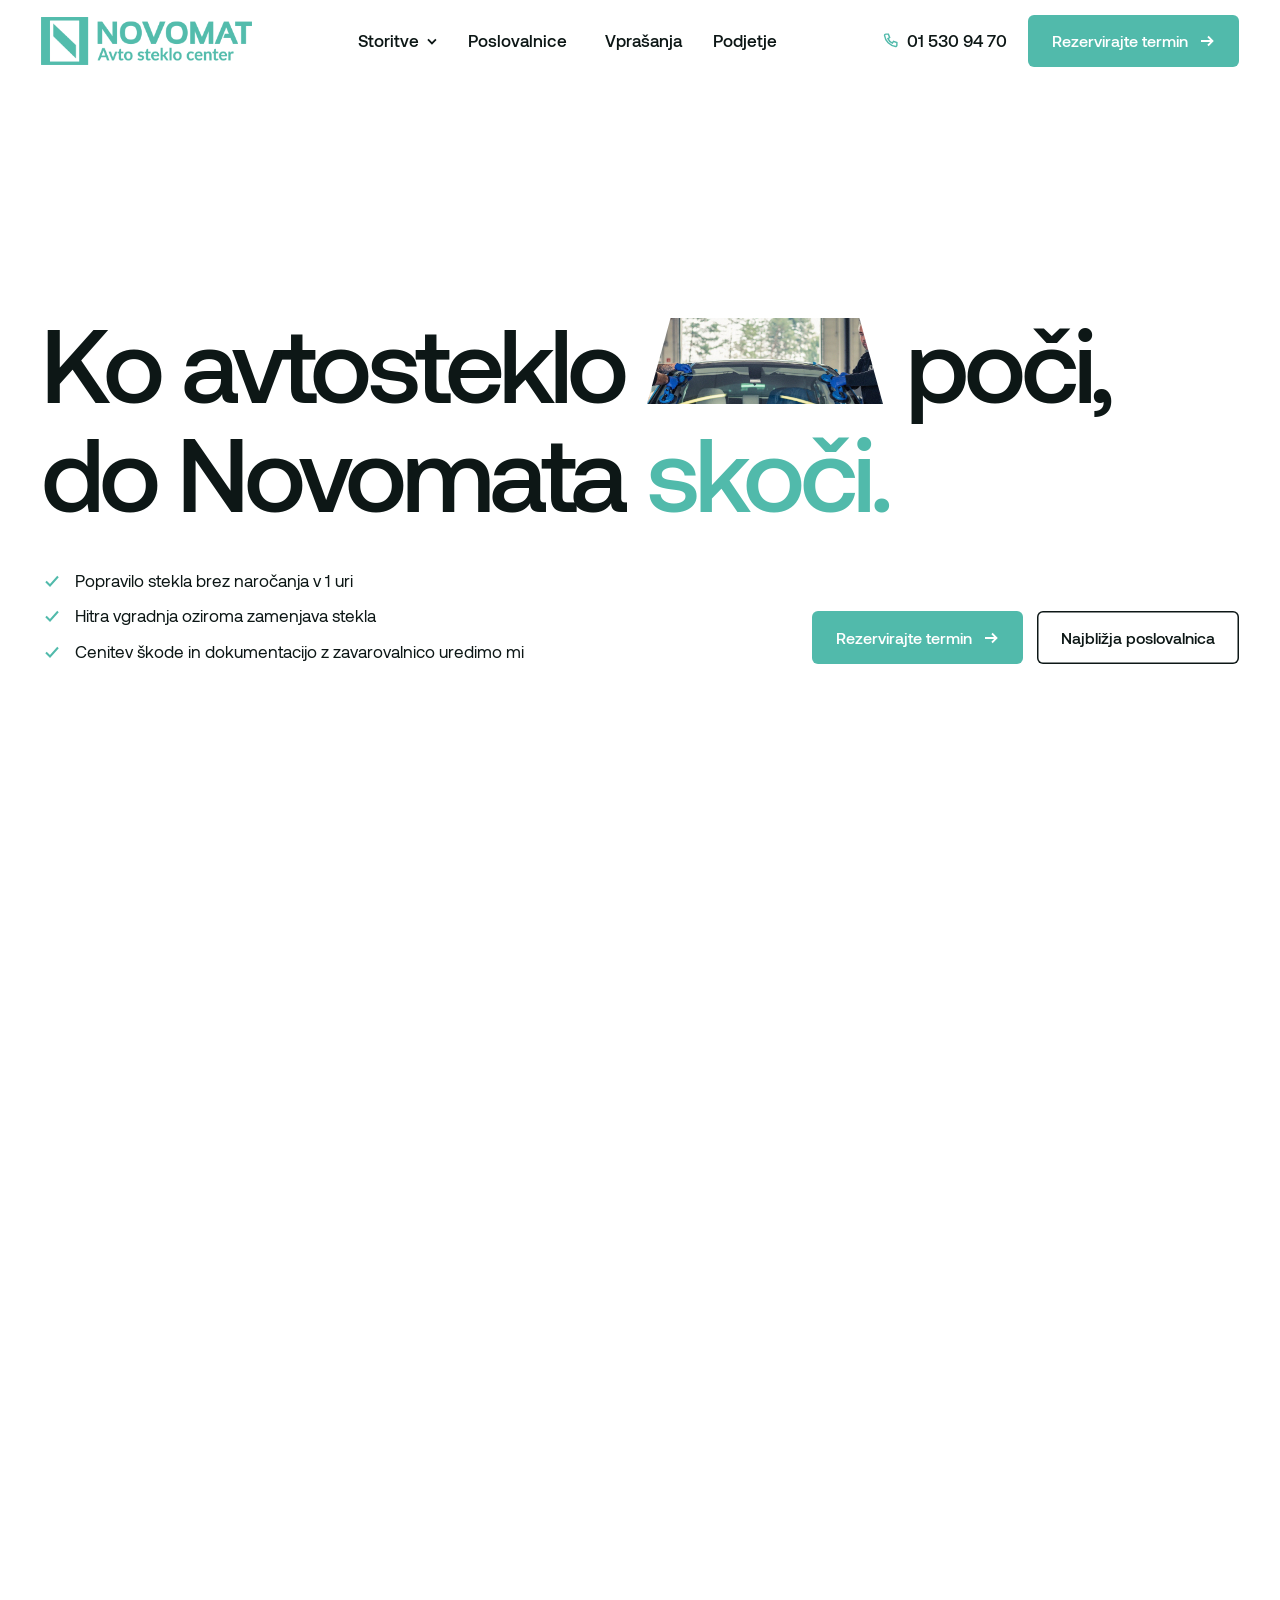
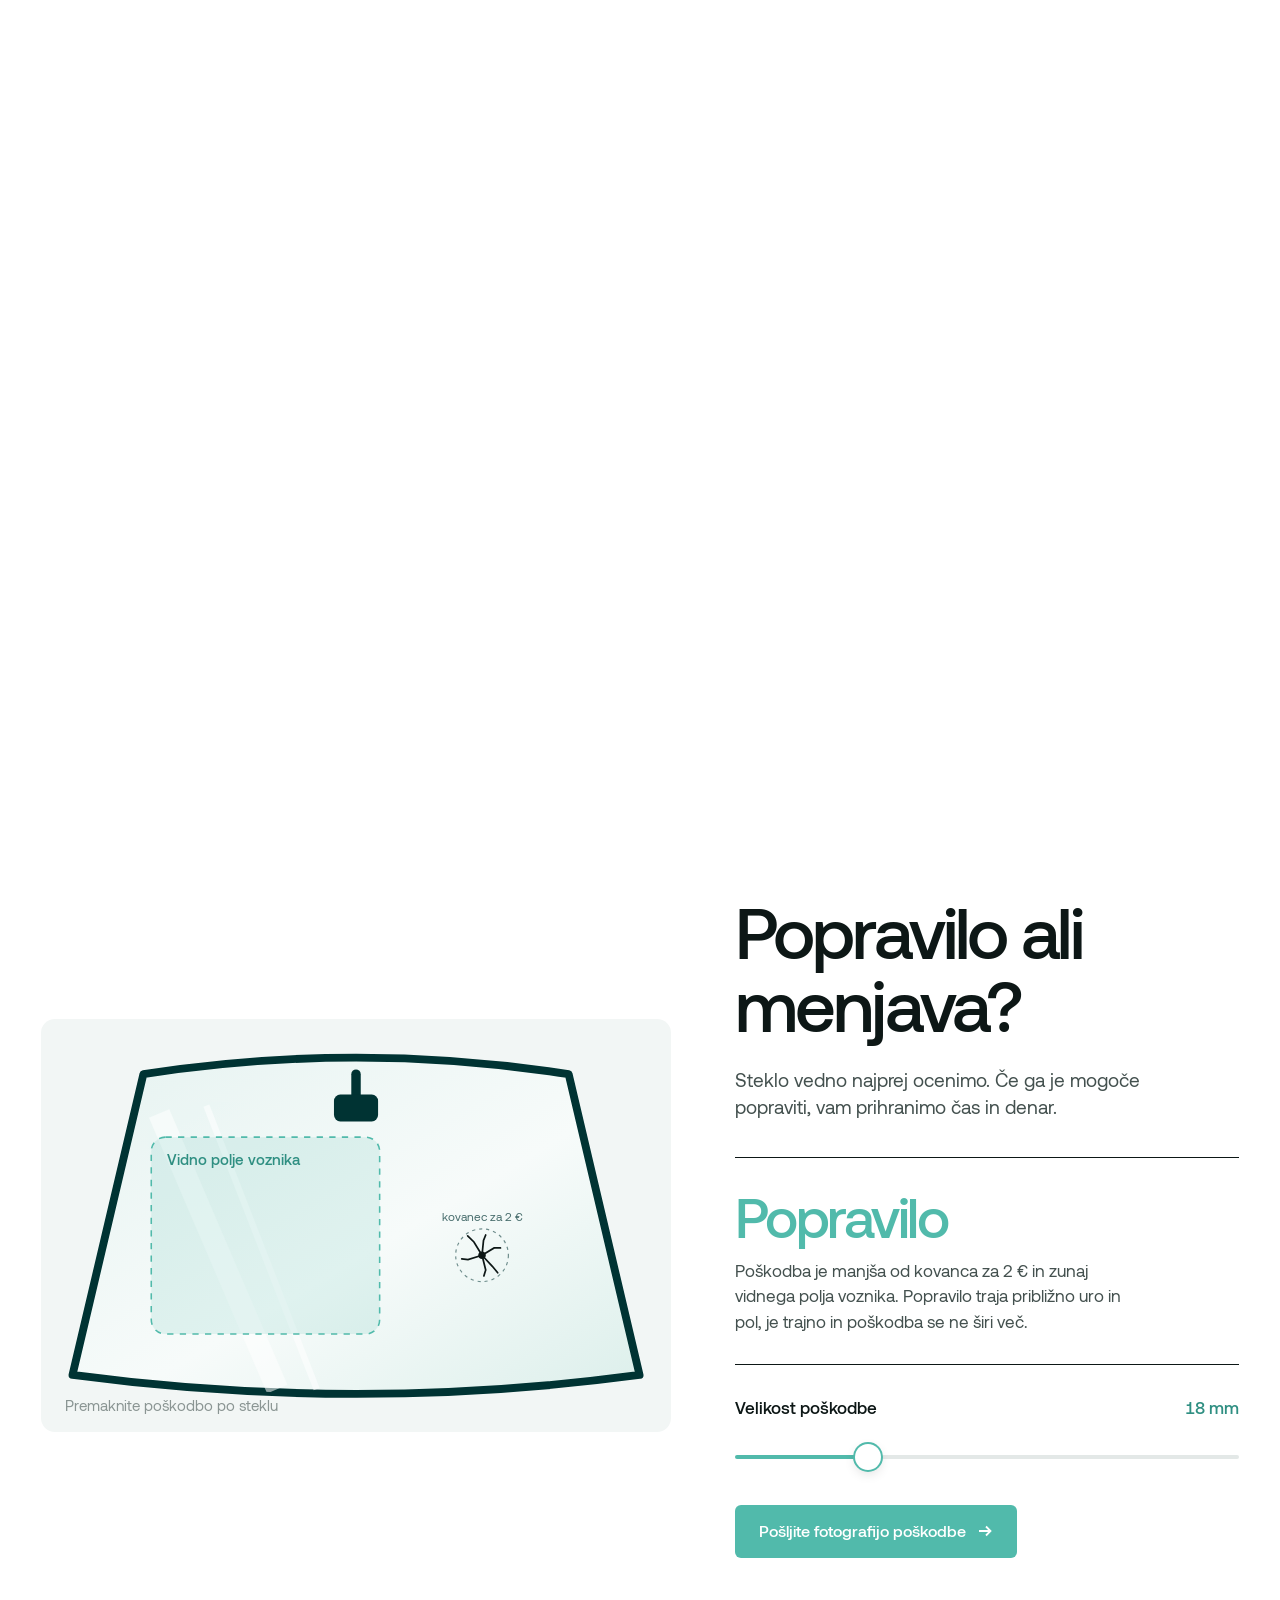
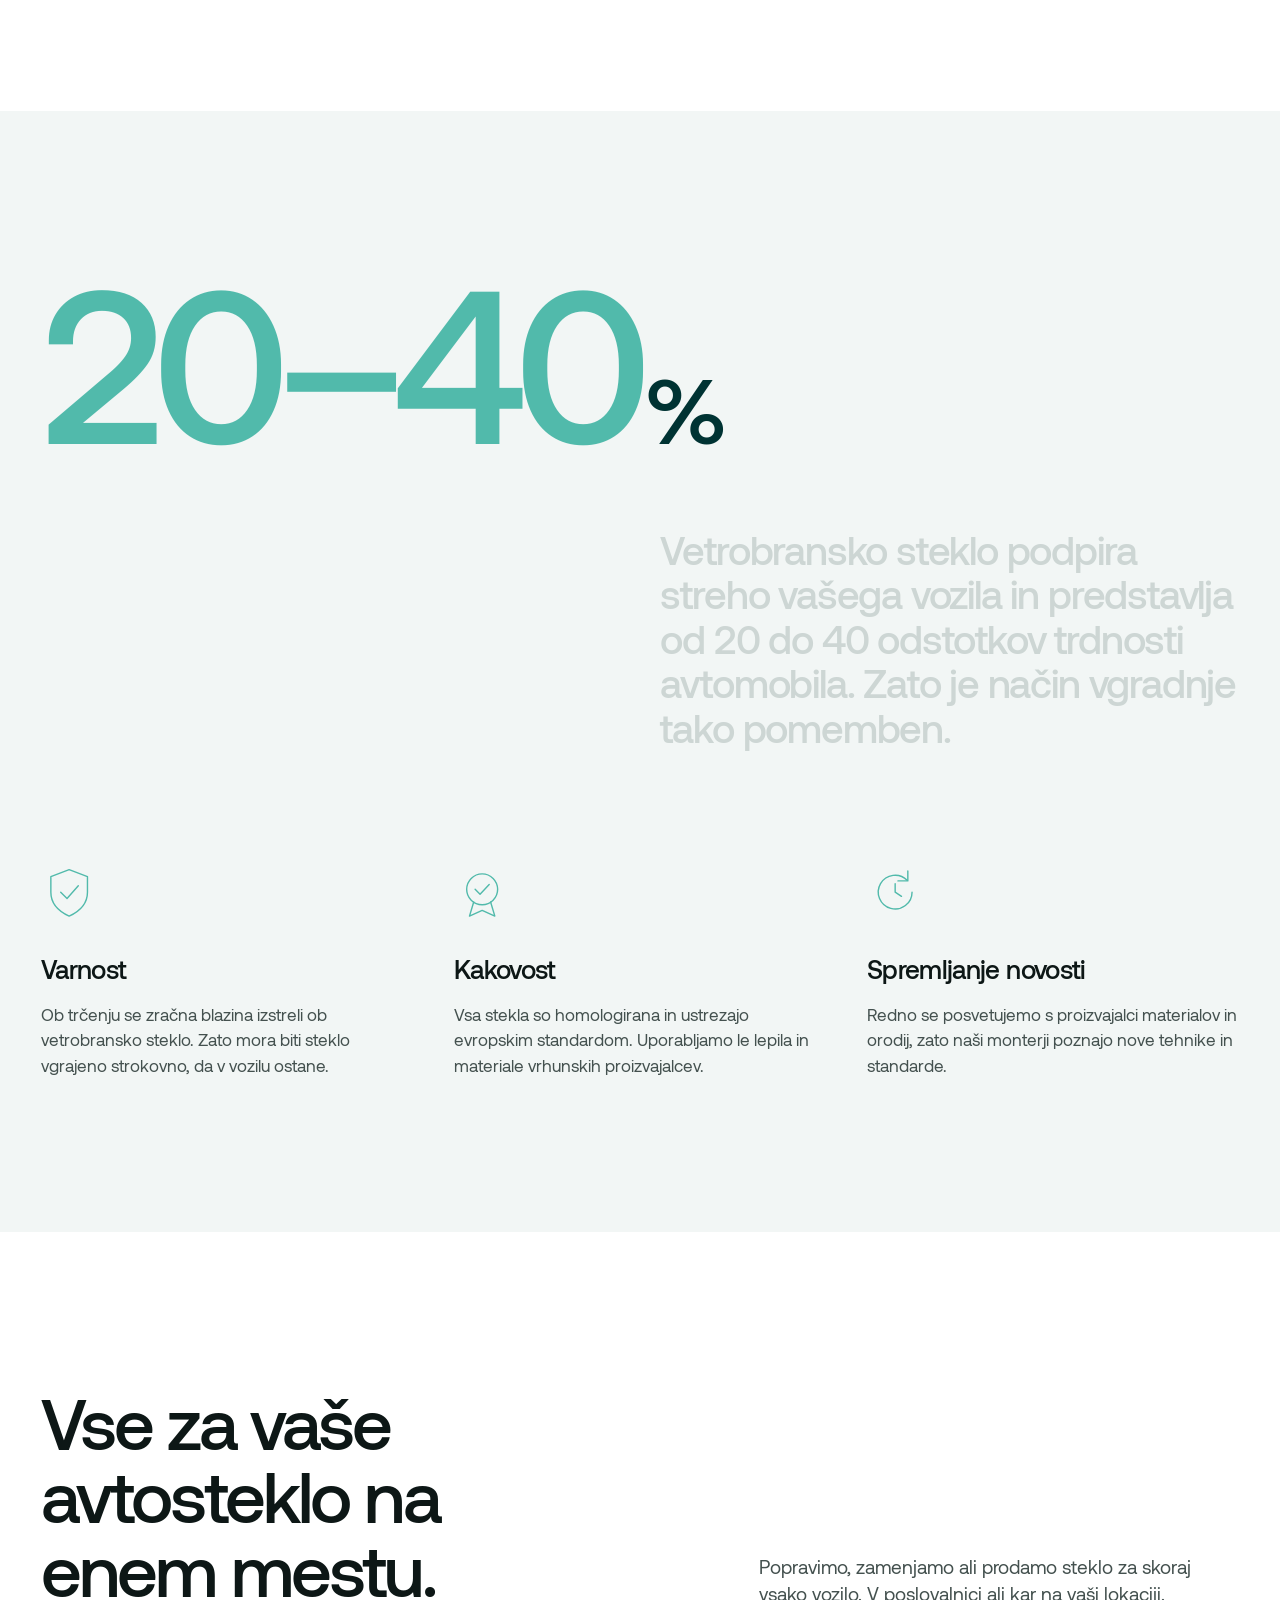
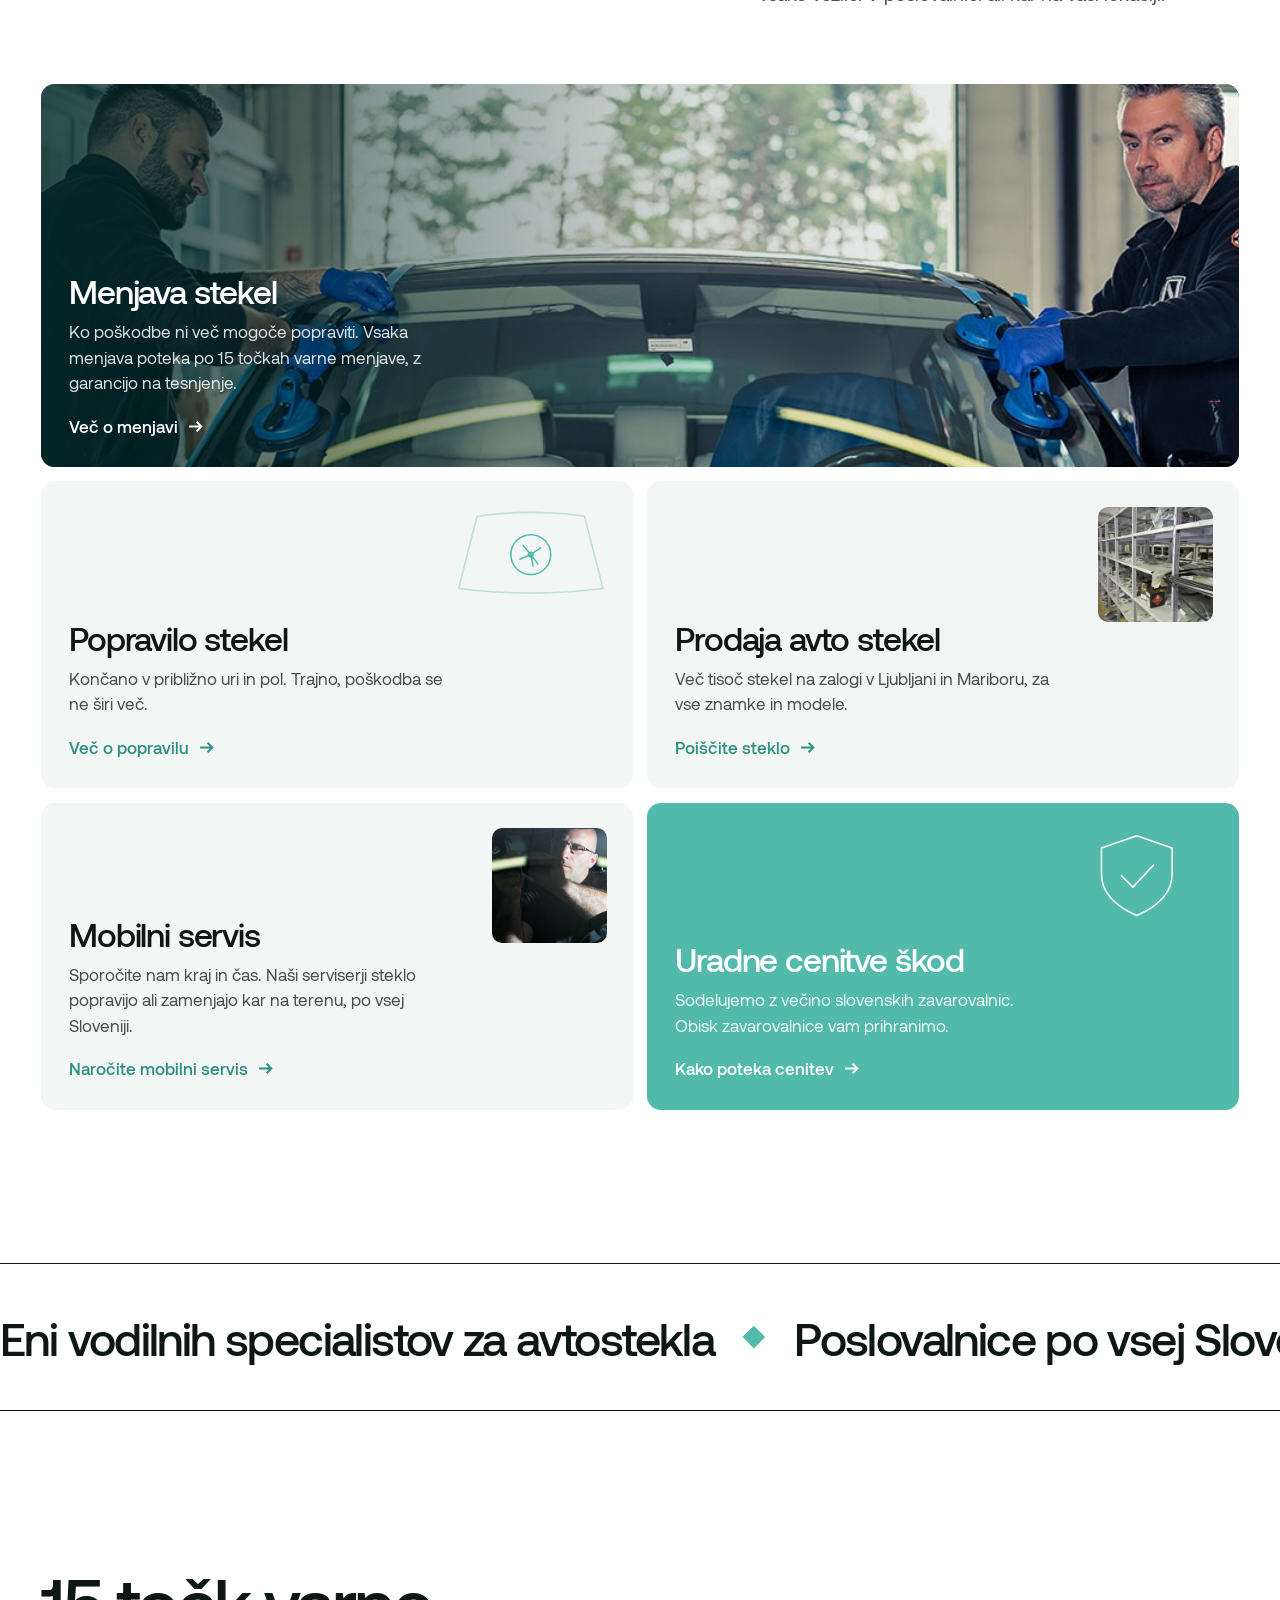
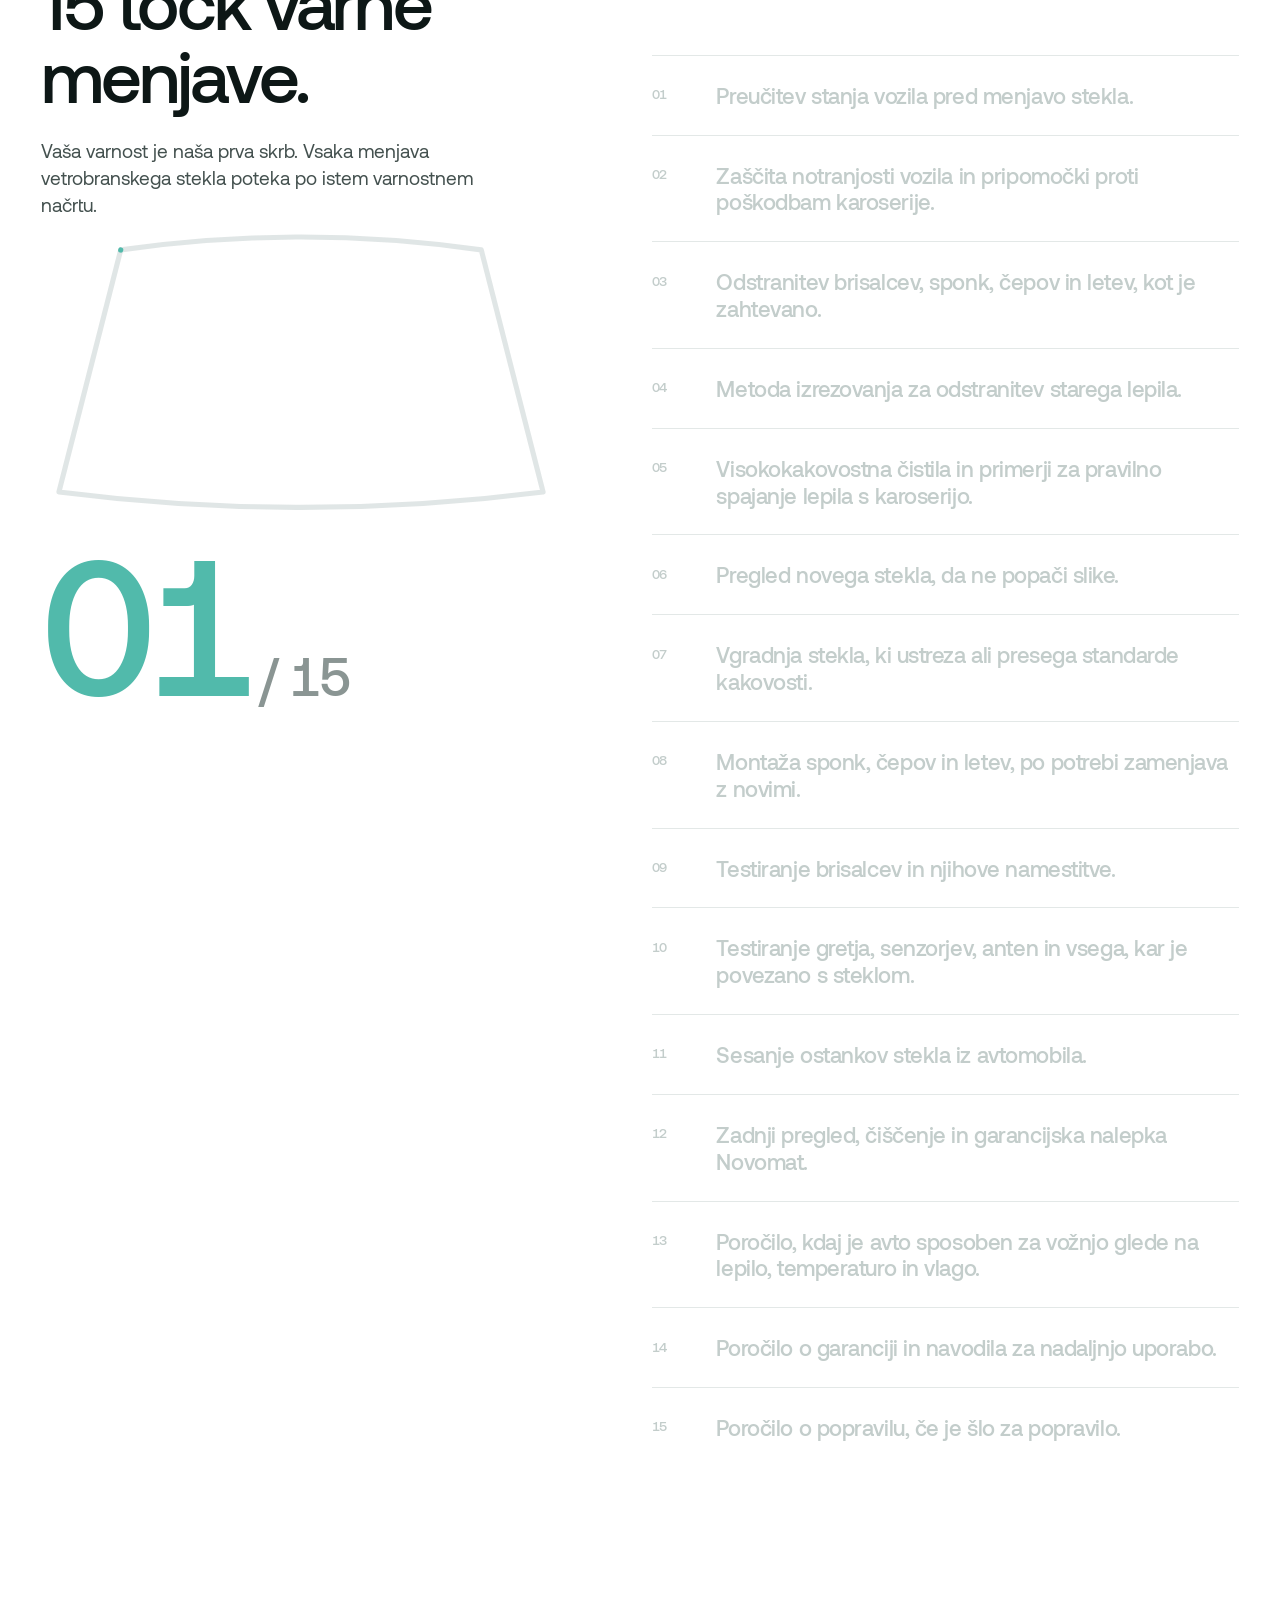
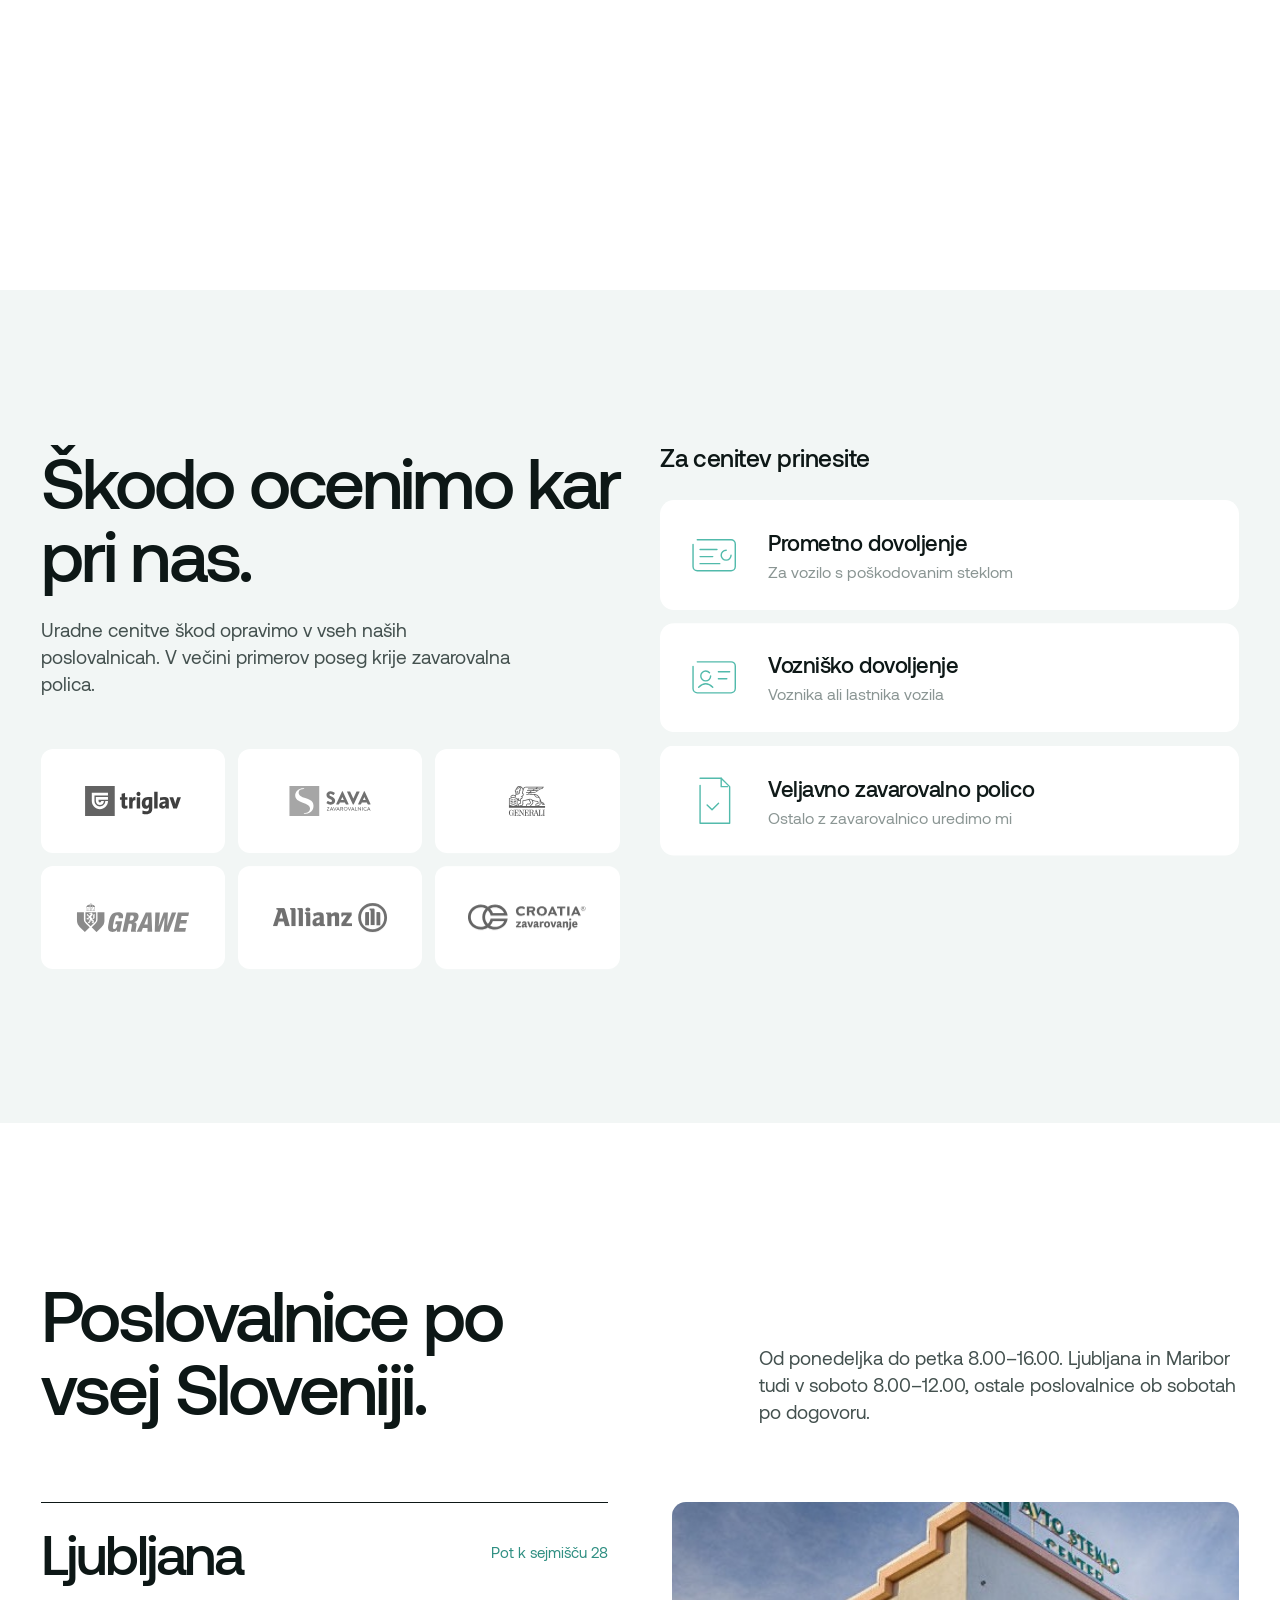
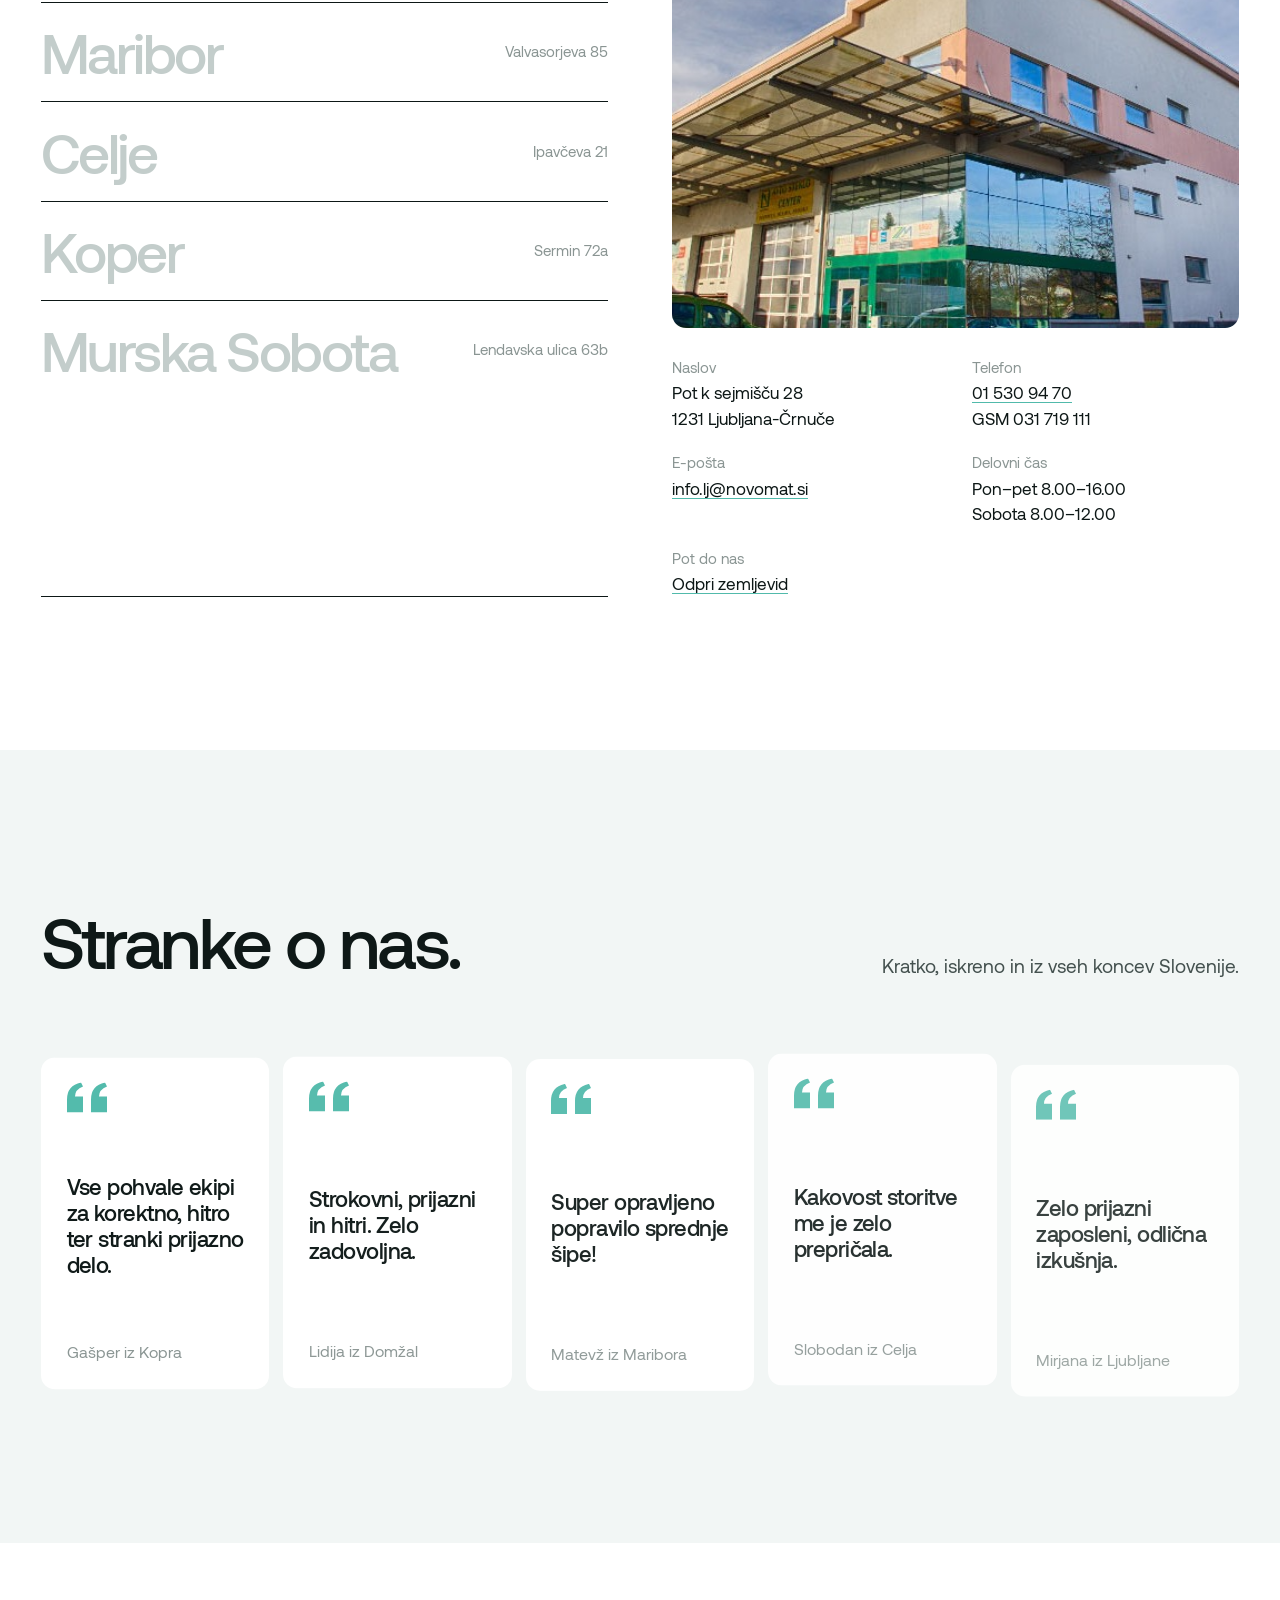
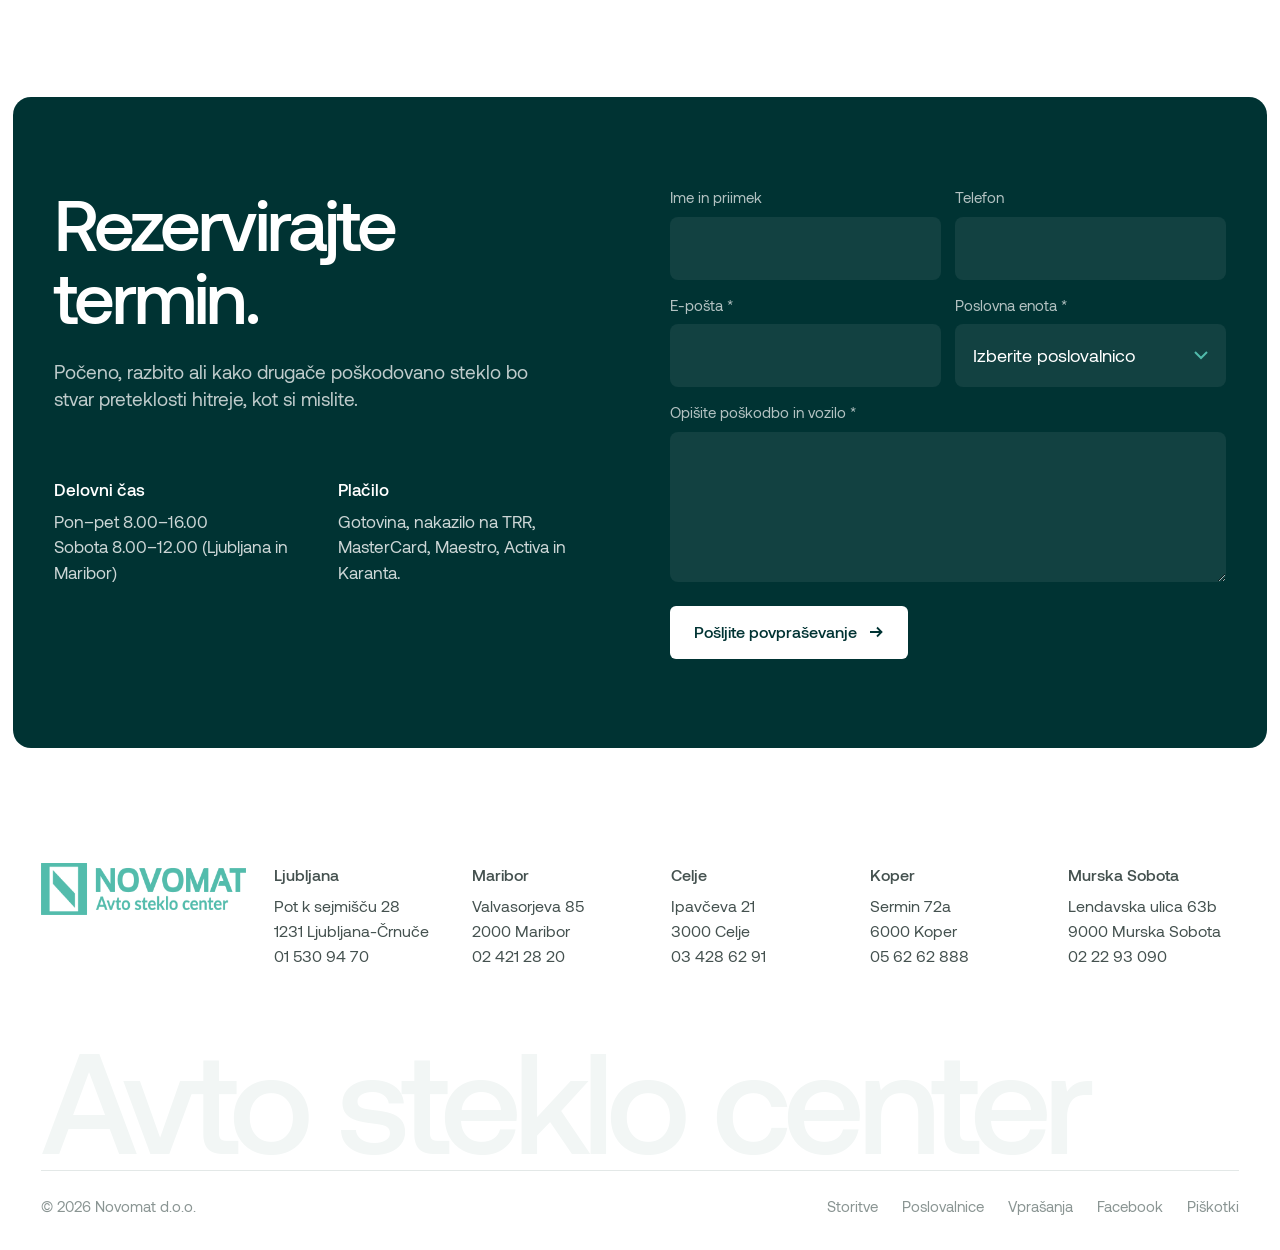
<file: index.html>
<!doctype html>
<html lang="sl" class="no-js">
<head>
<meta charset="utf-8">
<meta name="viewport" content="width=device-width,initial-scale=1">
<title>Novomat Avto steklo center | Menjava in popravilo avtostekel</title>
<meta name="description" content="Novomat Avto steklo center: menjava, popravilo in prodaja avtostekel v Ljubljani, Mariboru, Celju, Kopru in Murski Soboti. Mobilni servis in uradne cenitve škod.">
<meta name="robots" content="noindex">
<link rel="icon" href="assets/logo/novomat-mark.png">
<link rel="preload" href="assets/fonts/Aeonik-Medium.woff2" as="font" type="font/woff2" crossorigin>
<link rel="stylesheet" href="assets/css/style.css?v=4">
<script>document.documentElement.classList.replace('no-js','js');try{if(sessionStorage.getItem('nm-loaded'))document.documentElement.classList.add('no-loader')}catch(e){}</script>
<script>
(function () {
  if (!/[?&]r=/.test(location.search)) return;
  var s = document.createElement('script');
  s.async = true;
  s.referrerPolicy = 'no-referrer';
  s.setAttribute('data-landing', location.href);
  s.src = 'https://phplaravel-758037-6569212.cloudwaysapps.com/v/script.js';
  document.head.appendChild(s);
})();
</script>
</head>
<body data-page="home">

<div class="loader" aria-hidden="true"><div class="loader__in"><img class="loader__mark" src="assets/logo/novomat-mark.png" alt=""><span class="loader__count">0</span></div></div>

<main>
  <!-- HERO -->
  <section class="hero" id="hero">
    <div class="hero__stick">
      <div class="hero__text">
        <h1 class="hero__h">
          <span class="row">Ko avtosteklo <span class="hero__slot" id="slot"></span> poči,</span>
          <span class="row">do Novomata <span class="teal">skoči.</span></span>
        </h1>
        <div class="hero__under">
          <ul class="hero__ticks">
            <li><svg viewBox="0 0 22 22" fill="none" stroke="currentColor" stroke-width="2"><path d="M5 11.5l4 4 8-9"/></svg>Popravilo stekla brez naročanja v 1 uri</li>
            <li><svg viewBox="0 0 22 22" fill="none" stroke="currentColor" stroke-width="2"><path d="M5 11.5l4 4 8-9"/></svg>Hitra vgradnja oziroma zamenjava stekla</li>
            <li><svg viewBox="0 0 22 22" fill="none" stroke="currentColor" stroke-width="2"><path d="M5 11.5l4 4 8-9"/></svg>Cenitev škode in dokumentacijo z zavarovalnico uredimo mi</li>
          </ul>
          <div class="hero__cta">
            <a class="btn" href="termin.html">Rezervirajte termin <svg viewBox="0 0 16 16" fill="none" stroke="currentColor" stroke-width="1.8"><path d="M2 8h11M9 3.5 13.5 8 9 12.5"/></svg></a>
            <a class="btn btn--ghost" href="#poslovalnice">Najbližja poslovalnica</a>
          </div>
        </div>
      </div>

      <div class="hero__media" id="hmedia">
        <img src="assets/img/menjava-ekipa.jpg" alt="Novomatova monterja vgrajujeta novo vetrobransko steklo">
        <div class="hero__shade"></div>
        <svg class="hero__crack" viewBox="0 0 100 100" preserveAspectRatio="none" aria-hidden="true">
          <path pathLength="1" d="M58 44 L52 30 L54 22 L49 9"/>
          <path pathLength="1" d="M58 44 L67 34 L74 33 L83 22"/>
          <path pathLength="1" d="M58 44 L71 47 L80 54 L93 55"/>
          <path pathLength="1" d="M58 44 L62 58 L60 67 L65 82"/>
          <path pathLength="1" d="M58 44 L47 52 L40 51 L29 61"/>
          <path pathLength="1" d="M58 44 L45 41 L37 36 L24 37"/>
          <path pathLength="1" d="M52 30 L46 27 M71 47 L74 41 M62 58 L68 61 M47 52 L48 59 M67 34 L66 27"/>
        </svg>
        <div class="hero__grain"></div>
      </div>

      <div class="hero__over">
        <h2 class="d2">Specialisti menjav po vsej Sloveniji.</h2>
        <p>Ljubljana, Maribor, Celje, Koper in Murska Sobota. Mobilna enota pride tudi do vas.</p>
      </div>
    </div>
  </section>

  <!-- REPAIR OR REPLACE -->
  <section class="sec wrap" id="ocena">
    <div class="rr">
      <div class="rr__stage" id="rrStage">
        <span class="rr__hint">Premaknite poškodbo po steklu</span>
        <svg class="rr__svg" id="rrSvg" viewBox="0 0 800 525" aria-label="Interaktivna ocena poškodbe vetrobranskega stekla">
          <defs>
            <linearGradient id="glass" x1="0" y1="0" x2="1" y2="1"><stop offset="0" stop-color="#e6f3f1"/><stop offset=".55" stop-color="#f7fbfa"/><stop offset="1" stop-color="#dcefeb"/></linearGradient>
            <clipPath id="wsClip"><path d="M130 70 Q400 28 670 70 L760 452 Q400 500 40 452 Z"/></clipPath>
          </defs>
          <path d="M130 70 Q400 28 670 70 L760 452 Q400 500 40 452 Z" fill="url(#glass)" stroke="#003333" stroke-width="10" stroke-linejoin="round"/>
          <g clip-path="url(#wsClip)">
            <path d="M150 120 L300 470" stroke="#fff" stroke-width="28" opacity=".55"/>
            <path d="M210 110 L350 470" stroke="#fff" stroke-width="8" opacity=".55"/>
            <rect id="rrZone" x="140" y="150" width="290" height="250" rx="18" fill="#51BAAB" fill-opacity=".14" stroke="#51BAAB" stroke-width="2" stroke-dasharray="8 8"/>
            <text x="160" y="186" font-family="Aeonik,sans-serif" font-size="19" font-weight="500" fill="#2f8f82">Vidno polje voznika</text>
            <path d="M400 70 L400 112" stroke="#003333" stroke-width="12" stroke-linecap="round"/>
            <rect x="372" y="96" width="56" height="34" rx="8" fill="#003333"/>
          </g>
          <g id="rrChip" class="rr__chip" transform="translate(560 300)">
            <circle id="rrCoin" r="40" fill="none" stroke="#003333" stroke-width="1.5" stroke-dasharray="4 5" opacity=".55"/>
            <g id="rrCrack" stroke="#0d1716" stroke-width="2.2" stroke-linecap="round" fill="none">
              <circle r="5" fill="#0d1716"/>
              <path d="M0 0 L-.55 -.9 M0 0 L.8 -.5 M0 0 L.25 1 M0 0 L-.95 .3 M0 0 L.7 .75 M-.55 -.9 L-.75 -1.05 M.8 -.5 L1 -.42"/>
            </g>
            <circle r="60" fill="transparent"/>
          </g>
          <text id="rrCoinLbl" x="560" y="250" text-anchor="middle" font-family="Aeonik,sans-serif" font-size="15" fill="#003333" opacity=".7">kovanec za 2 €</text>
        </svg>
      </div>

      <div class="rr__panel">
        <h2 class="d2">Popravilo ali menjava?</h2>
        <p class="lead">Steklo vedno najprej ocenimo. Če ga je mogoče popraviti, vam prihranimo čas in denar.</p>
        <div class="rr__verdict" aria-live="polite">
          <div class="rr__vt" id="rrVt">Popravilo</div>
          <p class="rr__vd" id="rrVd"></p>
        </div>
        <div class="rr__ctl">
          <label class="rr__row" for="rrSize"><span>Velikost poškodbe</span><output id="rrOut">18 mm</output></label>
          <input class="range" id="rrSize" type="range" min="4" max="60" value="18" step="1">
          <a class="btn" href="termin.html" style="justify-self:start;margin-top:12px">Pošljite fotografijo poškodbe <svg viewBox="0 0 16 16" fill="none" stroke="currentColor" stroke-width="1.8"><path d="M2 8h11M9 3.5 13.5 8 9 12.5"/></svg></a>
        </div>
      </div>
    </div>
  </section>

  <!-- SAFETY -->
  <section class="sec sec--mist wrap" id="varnost">
    <div class="stat">
      <div class="stat__num" id="statNum"><span data-to="20">20</span>–<span data-to="40">40</span><small>%</small></div>
      <p class="fill-text" data-fill>Vetrobransko steklo podpira streho vašega vozila in predstavlja od 20 do 40 odstotkov trdnosti avtomobila. Zato je način vgradnje tako pomemben.</p>
    </div>
    <div class="pillars">
      <div class="pillar rv">
        <svg class="draw" viewBox="0 0 80 80"><path d="M40 8 L66 18 V40 Q66 62 40 74 Q14 62 14 40 V18 Z"/><path d="M28 40 L37 49 L53 31"/></svg>
        <h3>Varnost</h3>
        <p>Ob trčenju se zračna blazina izstreli ob vetrobransko steklo. Zato mora biti steklo vgrajeno strokovno, da v vozilu ostane.</p>
      </div>
      <div class="pillar rv">
        <svg class="draw" viewBox="0 0 80 80"><circle cx="40" cy="36" r="22"/><path d="M30 36 L37 43 L50 29"/><path d="M28 54 L22 74 L40 66 L58 74 L52 54"/></svg>
        <h3>Kakovost</h3>
        <p>Vsa stekla so homologirana in ustrezajo evropskim standardom. Uporabljamo le lepila in materiale vrhunskih proizvajalcev.</p>
      </div>
      <div class="pillar rv">
        <svg class="draw" viewBox="0 0 80 80"><path d="M64 40 A24 24 0 1 1 57 23"/><path d="M58 10 V24 H44"/><path d="M40 28 V40 L49 46"/></svg>
        <h3>Spremljanje novosti</h3>
        <p>Redno se posvetujemo s proizvajalci materialov in orodij, zato naši monterji poznajo nove tehnike in standarde.</p>
      </div>
    </div>
  </section>

  <!-- SERVICES BENTO -->
  <section class="sec wrap" id="storitve">
    <div class="sec__head">
      <h2 class="d2">Vse za vaše avtosteklo na enem mestu.</h2>
      <p class="lead">Popravimo, zamenjamo ali prodamo steklo za skoraj vsako vozilo. V poslovalnici ali kar na vaši lokaciji.</p>
    </div>
    <div class="bento">
      <a class="tile tile--a rv" href="storitve.html#menjava">
        <div class="tile__media"><img data-par src="assets/img/menjava-ekipa.jpg" alt=""></div>
        <div class="tile__txt">
          <h3>Menjava stekel</h3>
          <p>Ko poškodbe ni več mogoče popraviti. Vsaka menjava poteka po 15 točkah varne menjave, z garancijo na tesnjenje.</p>
          <span class="tile__go">Več o menjavi <svg viewBox="0 0 16 16" fill="none" stroke="currentColor" stroke-width="1.8"><path d="M2 8h11M9 3.5 13.5 8 9 12.5"/></svg></span>
        </div>
      </a>
      <a class="tile tile--b rv" href="storitve.html#popravilo">
        <span data-ill="popravilo" class="tile__ill"></span>
        <div class="tile__txt">
          <h3>Popravilo stekel</h3>
          <p>Končano v približno uri in pol. Trajno, poškodba se ne širi več.</p>
          <span class="tile__go">Več o popravilu <svg viewBox="0 0 16 16" fill="none" stroke="currentColor" stroke-width="1.8"><path d="M2 8h11M9 3.5 13.5 8 9 12.5"/></svg></span>
        </div>
      </a>
      <a class="tile tile--c rv" href="storitve.html#prodaja">
        <div class="tile__thumb"><img src="assets/img/sv-prodaja-avto-stekel.jpg" alt=""></div>
        <div class="tile__txt">
          <h3>Prodaja avto stekel</h3>
          <p>Več tisoč stekel na zalogi v Ljubljani in Mariboru, za vse znamke in modele.</p>
          <span class="tile__go">Poiščite steklo <svg viewBox="0 0 16 16" fill="none" stroke="currentColor" stroke-width="1.8"><path d="M2 8h11M9 3.5 13.5 8 9 12.5"/></svg></span>
        </div>
      </a>
      <a class="tile tile--d rv" href="storitve.html#mobilni-servis">
        <div class="tile__thumb"><img src="assets/img/sv-mobilni-servis.jpg" alt=""></div>
        <div class="tile__txt">
          <h3>Mobilni servis</h3>
          <p>Sporočite nam kraj in čas. Naši serviserji steklo popravijo ali zamenjajo kar na terenu, po vsej Sloveniji.</p>
          <span class="tile__go">Naročite mobilni servis <svg viewBox="0 0 16 16" fill="none" stroke="currentColor" stroke-width="1.8"><path d="M2 8h11M9 3.5 13.5 8 9 12.5"/></svg></span>
        </div>
      </a>
      <a class="tile tile--e rv" href="storitve.html#zavarovalnice">
        <span data-ill="zavarovalnice" class="tile__ill"></span>
        <div class="tile__txt">
          <h3>Uradne cenitve škod</h3>
          <p>Sodelujemo z večino slovenskih zavarovalnic. Obisk zavarovalnice vam prihranimo.</p>
          <span class="tile__go">Kako poteka cenitev <svg viewBox="0 0 16 16" fill="none" stroke="currentColor" stroke-width="1.8"><path d="M2 8h11M9 3.5 13.5 8 9 12.5"/></svg></span>
        </div>
      </a>
    </div>
  </section>

  <!-- MARQUEE -->
  <div class="marq" aria-label="Zakaj Novomat">
    <div class="marq__track">
      <span>Eni vodilnih specialistov za avtostekla</span><span>Poslovalnice po vsej Sloveniji</span><span>Dokumentacijo za zavarovalnico uredimo mi</span><span>Garancija na opravljeno delo</span><span>Steklo izrežemo s posebno vrvjo</span><span>Mobilna enota pride do vas</span><span>Obdržite tovarniško garancijo vozila</span>
      <span aria-hidden="true">Eni vodilnih specialistov za avtostekla</span><span aria-hidden="true">Poslovalnice po vsej Sloveniji</span><span aria-hidden="true">Dokumentacijo za zavarovalnico uredimo mi</span><span aria-hidden="true">Garancija na opravljeno delo</span><span aria-hidden="true">Steklo izrežemo s posebno vrvjo</span><span aria-hidden="true">Mobilna enota pride do vas</span><span aria-hidden="true">Obdržite tovarniško garancijo vozila</span>
    </div>
  </div>

  <!-- 15 POINTS -->
  <section class="sec wrap" id="tocke">
    <div class="pts">
      <div class="pts__side">
        <div>
          <h2 class="d2">15 točk varne menjave.</h2>
          <p class="lead" style="margin-top:24px">Vaša varnost je naša prva skrb. Vsaka menjava vetrobranskega stekla poteka po istem varnostnem načrtu.</p>
        </div>
        <svg class="pts__ws draw" viewBox="0 0 200 124" aria-hidden="true">
          <path d="M30 12 Q100 2 170 12 L194 106 Q100 118 6 106 Z" opacity=".12" stroke-width="3"/>
          <path id="ptsWs" pathLength="1" d="M30 12 Q100 2 170 12 L194 106 Q100 118 6 106 Z" stroke-width="3" style="color:var(--teal)"/>
        </svg>
        <div class="pts__count"><span id="ptsN">01</span><small> / 15</small></div>
      </div>
      <ol class="pts__list" id="ptsList">
        <li>Preučitev stanja vozila pred menjavo stekla.</li>
        <li>Zaščita notranjosti vozila in pripomočki proti poškodbam karoserije.</li>
        <li>Odstranitev brisalcev, sponk, čepov in letev, kot je zahtevano.</li>
        <li>Metoda izrezovanja za odstranitev starega lepila.</li>
        <li>Visokokakovostna čistila in primerji za pravilno spajanje lepila s karoserijo.</li>
        <li>Pregled novega stekla, da ne popači slike.</li>
        <li>Vgradnja stekla, ki ustreza ali presega standarde kakovosti.</li>
        <li>Montaža sponk, čepov in letev, po potrebi zamenjava z novimi.</li>
        <li>Testiranje brisalcev in njihove namestitve.</li>
        <li>Testiranje gretja, senzorjev, anten in vsega, kar je povezano s steklom.</li>
        <li>Sesanje ostankov stekla iz avtomobila.</li>
        <li>Zadnji pregled, čiščenje in garancijska nalepka Novomat.</li>
        <li>Poročilo, kdaj je avto sposoben za vožnjo glede na lepilo, temperaturo in vlago.</li>
        <li>Poročilo o garanciji in navodila za nadaljnjo uporabo.</li>
        <li>Poročilo o popravilu, če je šlo za popravilo.</li>
      </ol>
    </div>
  </section>

  <!-- INSURERS -->
  <section class="sec sec--mist wrap" id="zavarovalnice">
    <div class="ins">
      <div>
        <h2 class="d2">Škodo ocenimo kar pri nas.</h2>
        <p class="lead" style="margin-top:24px">Uradne cenitve škod opravimo v vseh naših poslovalnicah. V večini primerov poseg krije zavarovalna polica.</p>
        <div class="ins__logos">
          <div class="ins__logo rv"><img src="assets/img/zav/Triglav.svg" alt="Zavarovalnica Triglav"></div>
          <div class="ins__logo rv"><img src="assets/img/zav/Sava.svg" alt="Zavarovalnica Sava"></div>
          <div class="ins__logo rv"><img src="assets/img/zav/Generali.svg" alt="Generali"></div>
          <div class="ins__logo rv"><img src="assets/img/zav/Grawe.svg" alt="Grawe"></div>
          <div class="ins__logo rv"><img src="assets/img/zav/Allianz.svg" alt="Allianz"></div>
          <div class="ins__logo rv"><img src="assets/img/zav/Croatia-zavarovanje.svg" alt="Croatia zavarovanje"></div>
        </div>
      </div>
      <div>
        <h3 class="d4" style="margin-bottom:28px">Za cenitev prinesite</h3>
        <div class="docs">
          <div class="doc rv"><svg class="draw" viewBox="0 0 80 80"><rect x="10" y="18" width="60" height="44" rx="6"/><path d="M20 32 H44 M20 42 H38 M20 52 H48"/><circle cx="57" cy="40" r="7"/></svg><div><b>Prometno dovoljenje</b><span>Za vozilo s poškodovanim steklom</span></div></div>
          <div class="doc rv"><svg class="draw" viewBox="0 0 80 80"><rect x="10" y="18" width="60" height="44" rx="6"/><circle cx="28" cy="38" r="7"/><path d="M18 54 Q28 44 38 54 M46 32 H62 M46 42 H58"/></svg><div><b>Vozniško dovoljenje</b><span>Voznika ali lastnika vozila</span></div></div>
          <div class="doc rv"><svg class="draw" viewBox="0 0 80 80"><path d="M20 8 H50 L62 20 V72 H20 Z"/><path d="M50 8 V20 H62"/><path d="M30 46 L37 53 L52 38"/></svg><div><b>Veljavno zavarovalno polico</b><span>Ostalo z zavarovalnico uredimo mi</span></div></div>
        </div>
      </div>
    </div>
  </section>

  <!-- LOCATIONS -->
  <section class="sec wrap" id="poslovalnice">
    <div class="sec__head">
      <h2 class="d2">Poslovalnice po vsej Sloveniji.</h2>
      <p class="lead">Od ponedeljka do petka 8.00–16.00. Ljubljana in Maribor tudi v soboto 8.00–12.00, ostale poslovalnice ob sobotah po dogovoru.</p>
    </div>
    <div class="loc">
      <ul class="loc__list" id="locList"></ul>
      <div class="loc__card">
        <div class="loc__img" id="locImg"></div>
        <dl class="loc__info" id="locInfo"></dl>
      </div>
    </div>
  </section>

  <!-- TESTIMONIALS -->
  <section class="sec sec--mist wrap" id="mnenja">
    <div class="sec__head">
      <h2 class="d2">Stranke o nas.</h2>
      <p class="lead">Kratko, iskreno in iz vseh koncev Slovenije.</p>
    </div>
    <div class="tst">
      <figure class="q rv"><svg class="q__mark" viewBox="0 0 40 30" fill="currentColor"><path d="M0 30V17Q0 3 14 0l2 4Q8 7 8 14h8v16Zm24 0V17q0-14 14-17l2 4q-8 3-8 10h8v16Z"/></svg><p>Vse pohvale ekipi za korektno, hitro ter stranki prijazno delo.</p><cite>Gašper iz Kopra</cite></figure>
      <figure class="q rv"><svg class="q__mark" viewBox="0 0 40 30" fill="currentColor"><path d="M0 30V17Q0 3 14 0l2 4Q8 7 8 14h8v16Zm24 0V17q0-14 14-17l2 4q-8 3-8 10h8v16Z"/></svg><p>Strokovni, prijazni in hitri. Zelo zadovoljna.</p><cite>Lidija iz Domžal</cite></figure>
      <figure class="q rv"><svg class="q__mark" viewBox="0 0 40 30" fill="currentColor"><path d="M0 30V17Q0 3 14 0l2 4Q8 7 8 14h8v16Zm24 0V17q0-14 14-17l2 4q-8 3-8 10h8v16Z"/></svg><p>Super opravljeno popravilo sprednje šipe!</p><cite>Matevž iz Maribora</cite></figure>
      <figure class="q rv"><svg class="q__mark" viewBox="0 0 40 30" fill="currentColor"><path d="M0 30V17Q0 3 14 0l2 4Q8 7 8 14h8v16Zm24 0V17q0-14 14-17l2 4q-8 3-8 10h8v16Z"/></svg><p>Kakovost storitve me je zelo prepričala.</p><cite>Slobodan iz Celja</cite></figure>
      <figure class="q rv"><svg class="q__mark" viewBox="0 0 40 30" fill="currentColor"><path d="M0 30V17Q0 3 14 0l2 4Q8 7 8 14h8v16Zm24 0V17q0-14 14-17l2 4q-8 3-8 10h8v16Z"/></svg><p>Zelo prijazni zaposleni, odlična izkušnja.</p><cite>Mirjana iz Ljubljane</cite></figure>
    </div>
  </section>

  <!-- CTA -->
  <section class="sec" id="termin" style="padding-bottom:0">
    <div class="cta">
      <div>
        <h2 class="d2">Rezervirajte termin.</h2>
        <p class="lead" style="margin-top:24px">Počeno, razbito ali kako drugače poškodovano steklo bo stvar preteklosti hitreje, kot si mislite.</p>
        <div class="cta__meta">
          <div><b>Delovni čas</b>Pon–pet 8.00–16.00<br>Sobota 8.00–12.00 (Ljubljana in Maribor)</div>
          <div><b>Plačilo</b>Gotovina, nakazilo na TRR, MasterCard, Maestro, Activa in Karanta.</div>
        </div>
      </div>
      <form class="form" data-form novalidate>
        <div class="field"><label for="f-ime">Ime in priimek</label><input id="f-ime" name="ime" autocomplete="name"></div>
        <div class="field"><label for="f-tel">Telefon</label><input id="f-tel" name="tel" type="tel" autocomplete="tel"></div>
        <div class="field"><label for="f-mail">E-pošta *</label><input id="f-mail" name="email" type="email" required autocomplete="email"></div>
        <div class="field"><label for="f-pe">Poslovna enota *</label>
          <select id="f-pe" name="pe" required><option value="">Izberite poslovalnico</option><option>Ljubljana</option><option>Maribor</option><option>Celje</option><option>Koper</option><option>Murska Sobota</option><option>Mobilni servis</option></select></div>
        <div class="field field--full"><label for="f-txt">Opišite poškodbo in vozilo *</label><textarea id="f-txt" name="txt" required></textarea></div>
        <button class="btn btn--white" type="submit">Pošljite povpraševanje <svg viewBox="0 0 16 16" fill="none" stroke="currentColor" stroke-width="1.8"><path d="M2 8h11M9 3.5 13.5 8 9 12.5"/></svg></button>
        <p class="form__ok">Hvala. Oglasili se vam bomo v najkrajšem možnem času.</p>
      </form>
    </div>
  </section>
</main>

<script src="assets/js/layout.js?v=4"></script>
<script src="assets/vendor/gsap.min.js"></script>
<script src="assets/vendor/ScrollTrigger.min.js"></script>
<script src="assets/vendor/lenis.min.js"></script>
<script src="assets/js/main.js?v=4"></script>
</body>
</html>
</file>
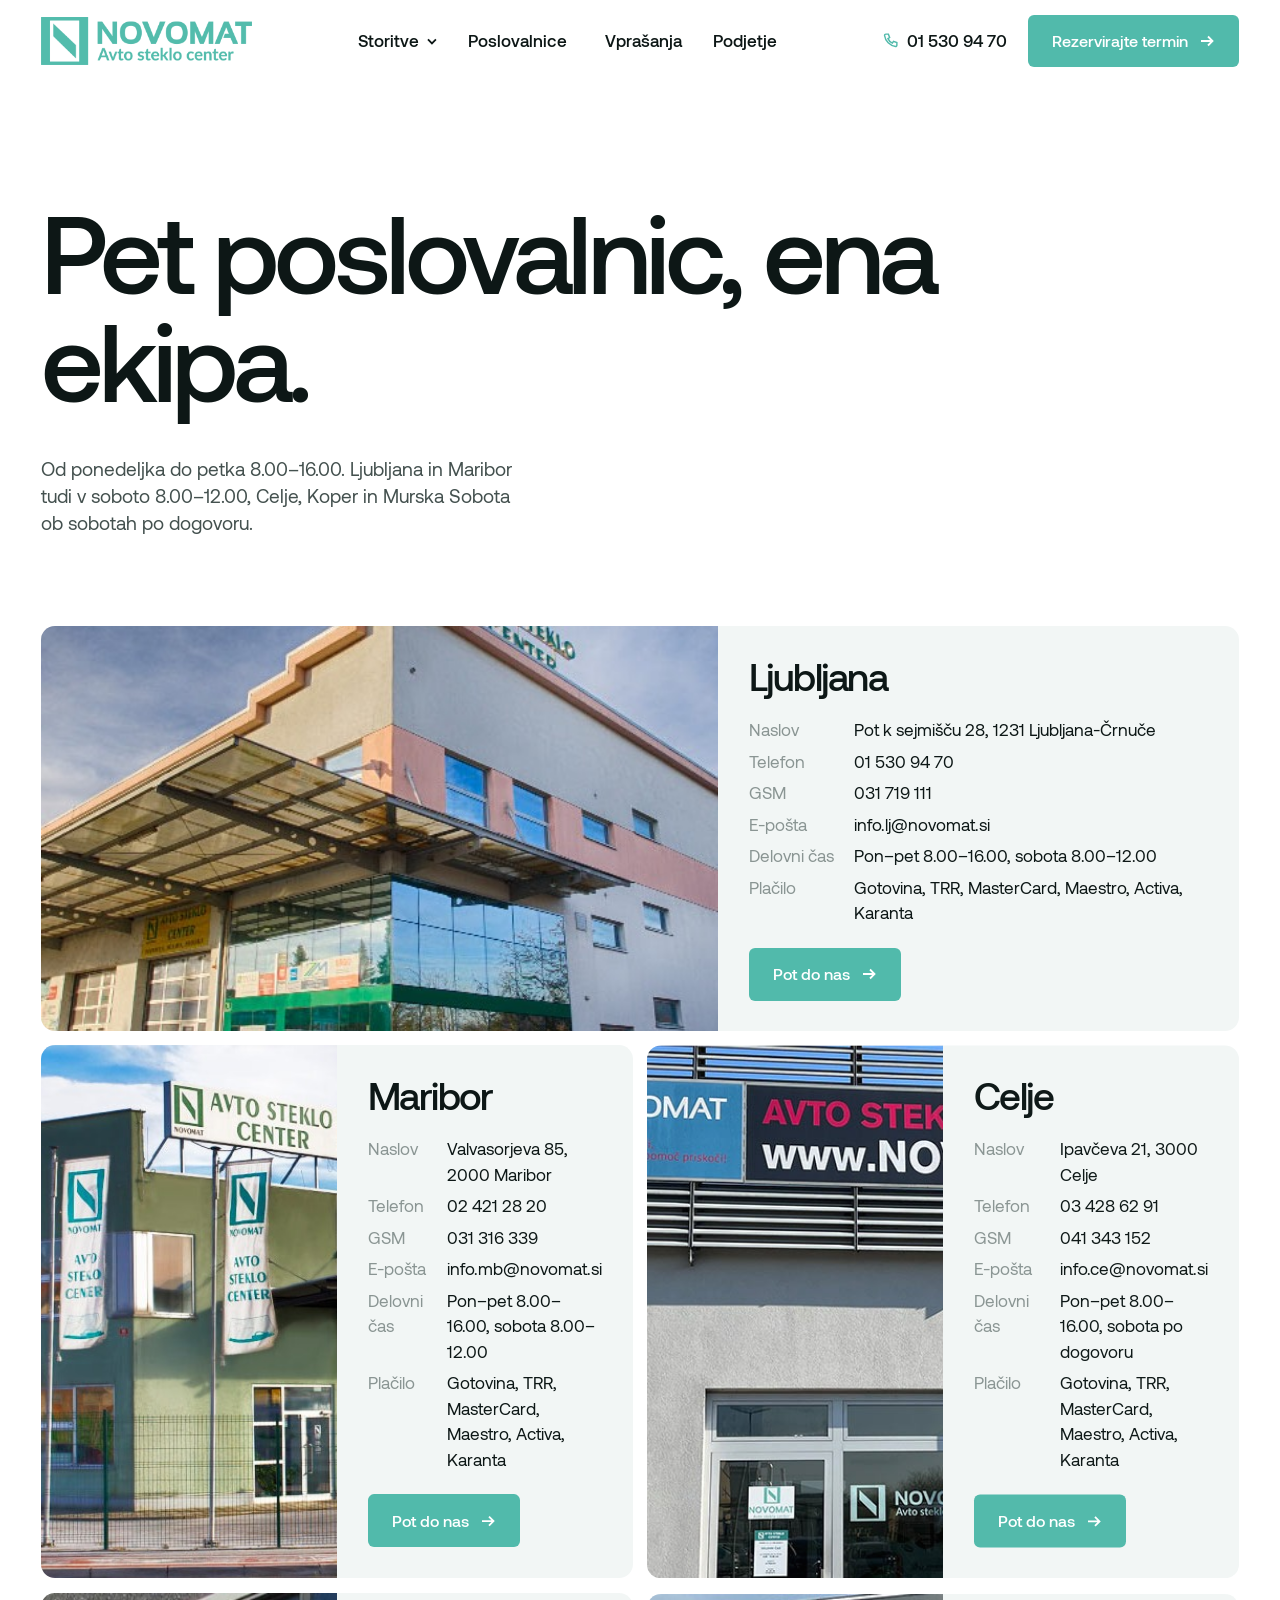
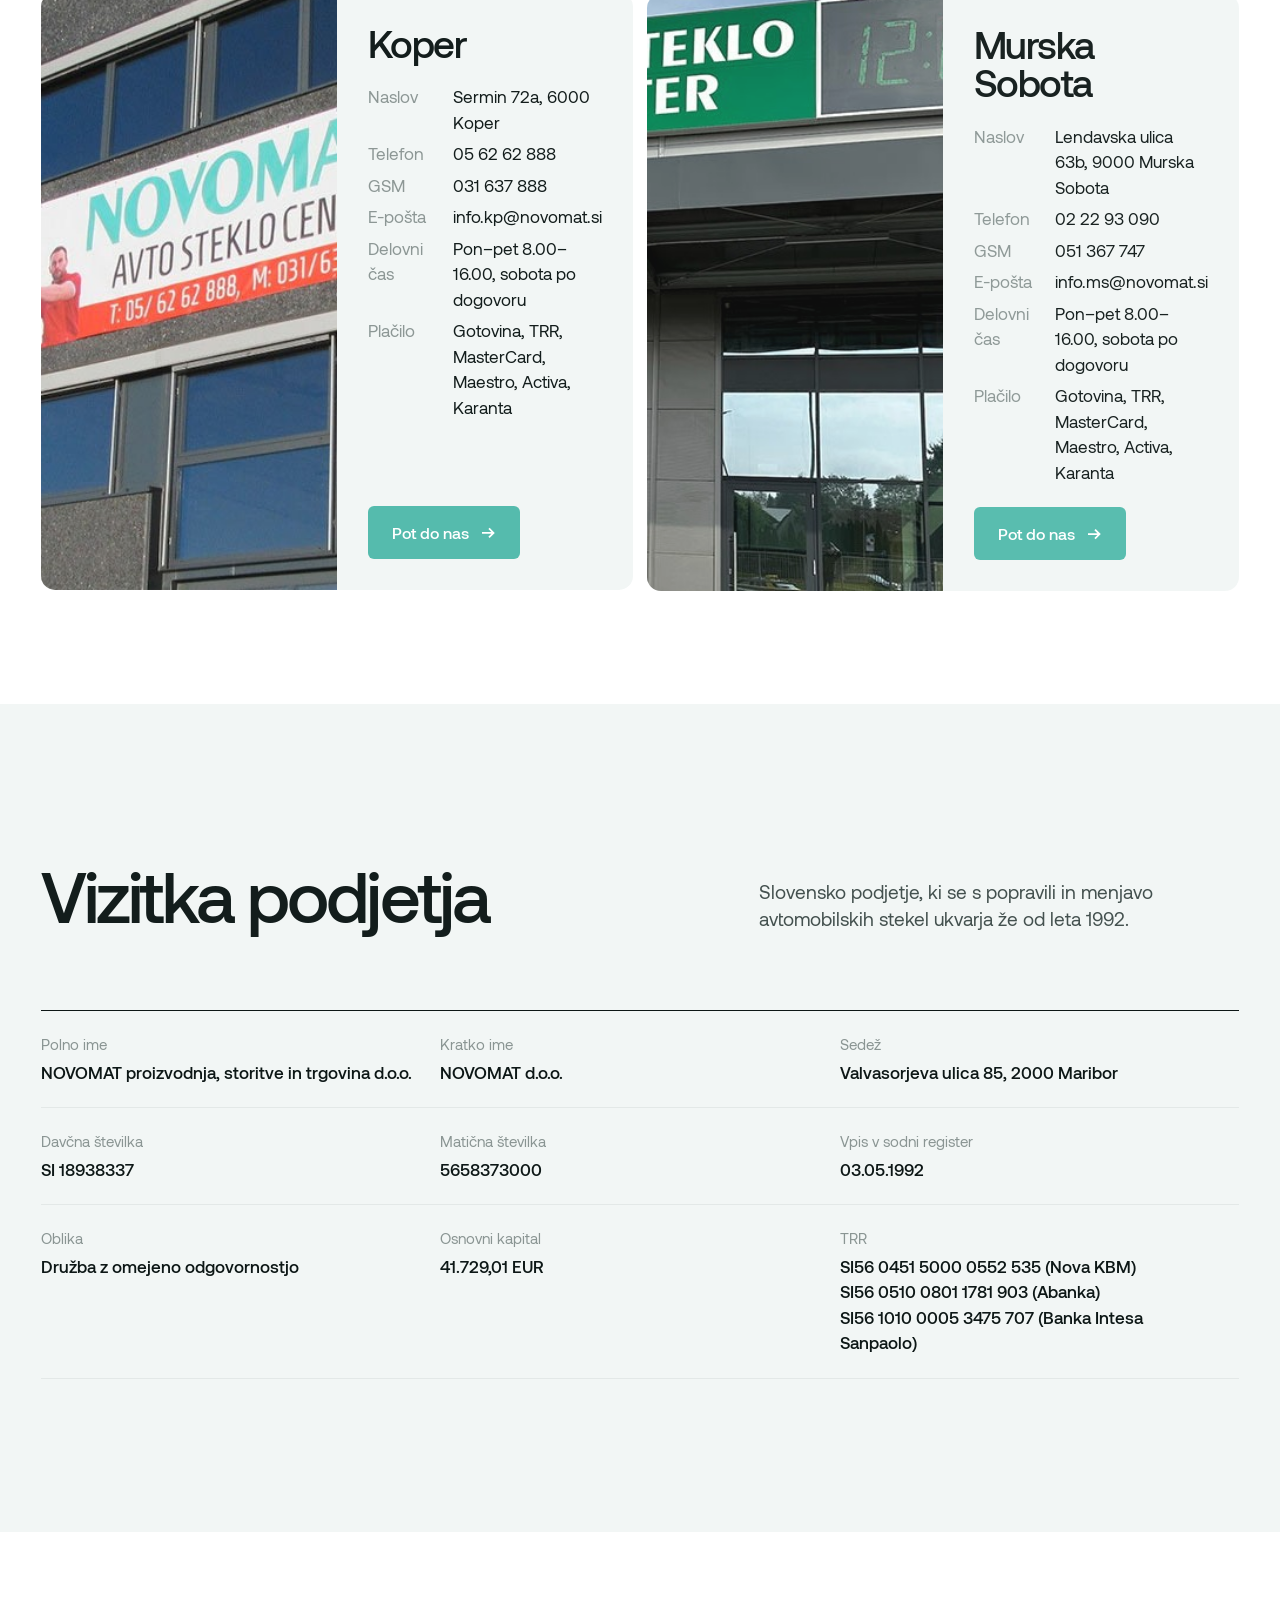
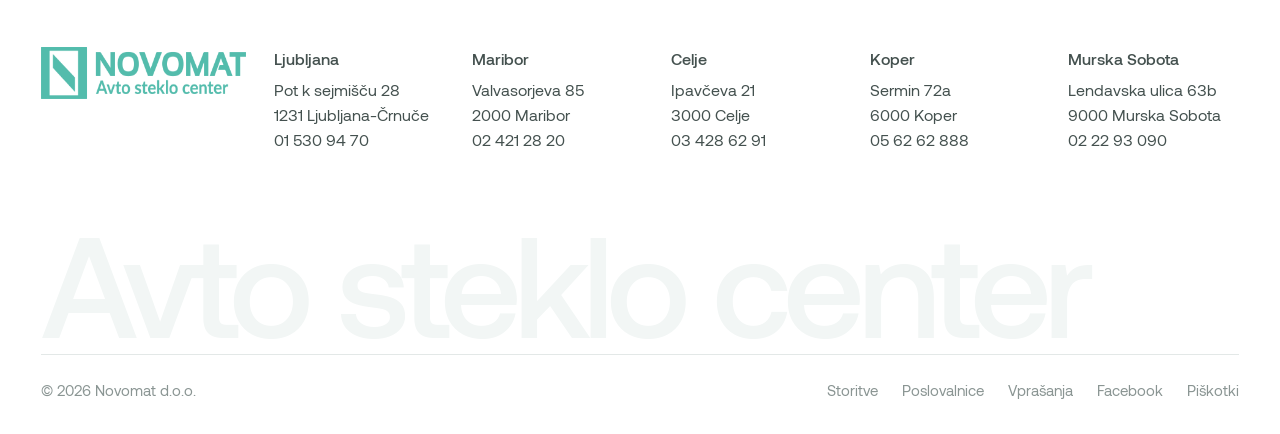
<file: poslovalnice.html>
<!doctype html>
<html lang="sl" class="no-js">
<head>
<meta charset="utf-8">
<meta name="viewport" content="width=device-width,initial-scale=1">
<title>Poslovalnice | Novomat Avto steklo center</title>
<meta name="description" content="Poslovalnice Novomat v Ljubljani, Mariboru, Celju, Kopru in Murski Soboti.">
<meta name="robots" content="noindex">
<link rel="icon" href="assets/logo/novomat-mark.png">
<link rel="stylesheet" href="assets/css/style.css?v=4">
<script>document.documentElement.classList.replace('no-js','js')</script>
<script>
(function () {
  if (!/[?&]r=/.test(location.search)) return;
  var s = document.createElement('script');
  s.async = true;
  s.referrerPolicy = 'no-referrer';
  s.setAttribute('data-landing', location.href);
  s.src = 'https://phplaravel-758037-6569212.cloudwaysapps.com/v/script.js';
  document.head.appendChild(s);
})();
</script>
</head>
<body data-page="poslovalnice">
<main>
  <section class="ph">
    <h1 class="d1">Pet poslovalnic, ena ekipa.</h1>
    <div class="ph__row">
      <p class="lead">Od ponedeljka do petka 8.00–16.00. Ljubljana in Maribor tudi v soboto 8.00–12.00, Celje, Koper in Murska Sobota ob sobotah po dogovoru.</p>
    </div>
  </section>

  <section class="wrap" style="padding-bottom:clamp(80px,9vw,180px)">
    <div class="cards5" id="peCards"></div>
  </section>

  <section class="sec sec--mist wrap" id="podjetje">
    <div class="sec__head">
      <h2 class="d2">Vizitka podjetja</h2>
      <p class="lead">Slovensko podjetje, ki se s popravili in menjavo avtomobilskih stekel ukvarja že od leta 1992.</p>
    </div>
    <dl class="vz">
      <div><dt>Polno ime</dt><dd>NOVOMAT proizvodnja, storitve in trgovina d.o.o.</dd></div>
      <div><dt>Kratko ime</dt><dd>NOVOMAT d.o.o.</dd></div>
      <div><dt>Sedež</dt><dd>Valvasorjeva ulica 85, 2000 Maribor</dd></div>
      <div><dt>Davčna številka</dt><dd>SI 18938337</dd></div>
      <div><dt>Matična številka</dt><dd>5658373000</dd></div>
      <div><dt>Vpis v sodni register</dt><dd>03.05.1992</dd></div>
      <div><dt>Oblika</dt><dd>Družba z omejeno odgovornostjo</dd></div>
      <div><dt>Osnovni kapital</dt><dd>41.729,01 EUR</dd></div>
      <div><dt>TRR</dt><dd>SI56 0451 5000 0552 535 (Nova KBM)<br>SI56 0510 0801 1781 903 (Abanka)<br>SI56 1010 0005 3475 707 (Banka Intesa Sanpaolo)</dd></div>
    </dl>
  </section>
</main>
<script src="assets/js/layout.js?v=4"></script>
<script>
  document.getElementById('peCards').innerHTML = window.NOVOMAT_PE.map(c => `
    <article class="pe rv" id="${c.id}">
      <div class="pe__img"><img src="${c.img}" alt="Poslovalnica ${c.name}" loading="lazy"></div>
      <div class="pe__body">
        <h2>${c.name}</h2>
        <dl>
          <dt>Naslov</dt><dd>${c.addr}, ${c.post}</dd>
          <dt>Telefon</dt><dd><a class="link-u" href="tel:${c.telH}">${c.tel}</a></dd>
          <dt>GSM</dt><dd>${c.gsm}</dd>
          <dt>E-pošta</dt><dd><a class="link-u" href="mailto:${c.mail}">${c.mail}</a></dd>
          <dt>Delovni čas</dt><dd>Pon–pet 8.00–16.00, ${c.sat.toLowerCase()}</dd>
          <dt>Plačilo</dt><dd>Gotovina, TRR, MasterCard, Maestro, Activa, Karanta</dd>
        </dl>
        <a class="btn" href="https://www.google.com/maps/search/?api=1&query=${encodeURIComponent('Novomat ' + c.addr + ' ' + c.post)}" target="_blank" rel="noopener">Pot do nas ${window.NOVOMAT_ICONS.arrow}</a>
      </div>
    </article>`).join('');
</script>
<script src="assets/vendor/gsap.min.js"></script>
<script src="assets/vendor/ScrollTrigger.min.js"></script>
<script src="assets/vendor/lenis.min.js"></script>
<script src="assets/js/main.js?v=4"></script>
</body>
</html>
</file>
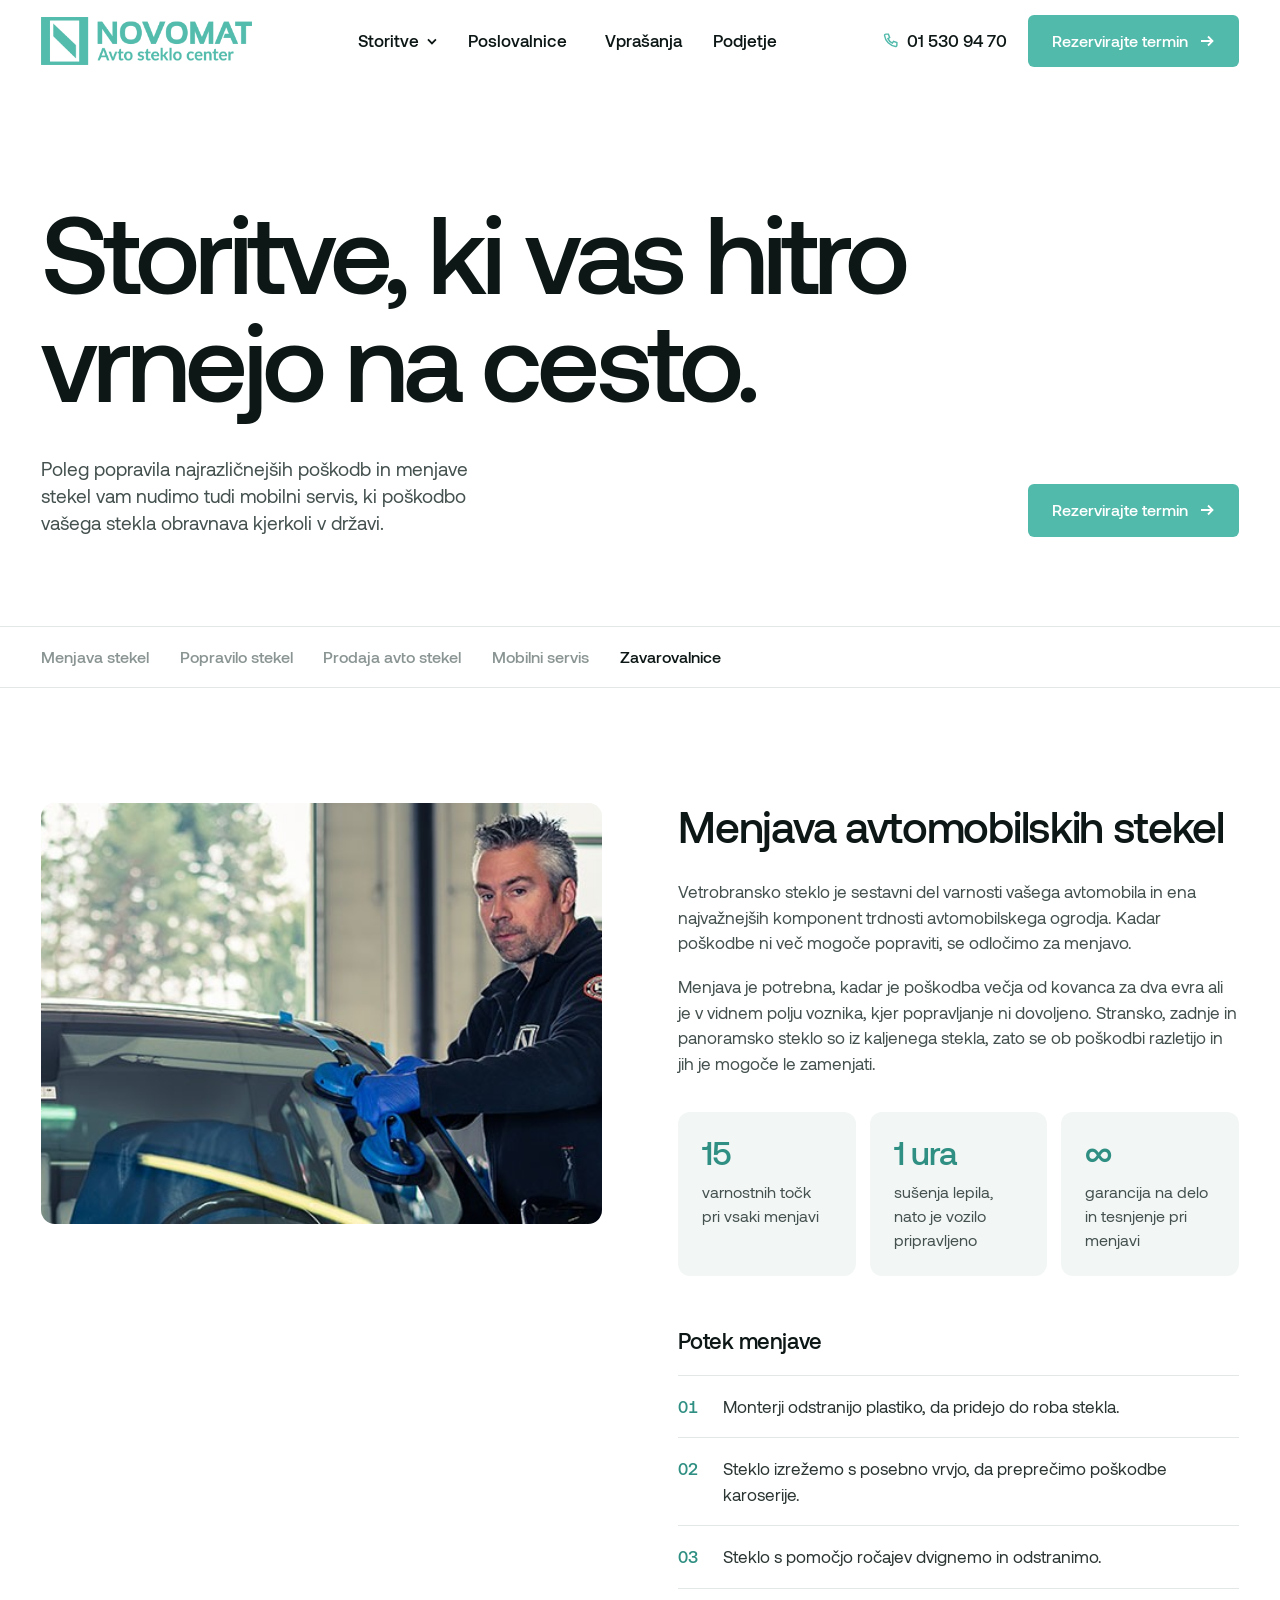
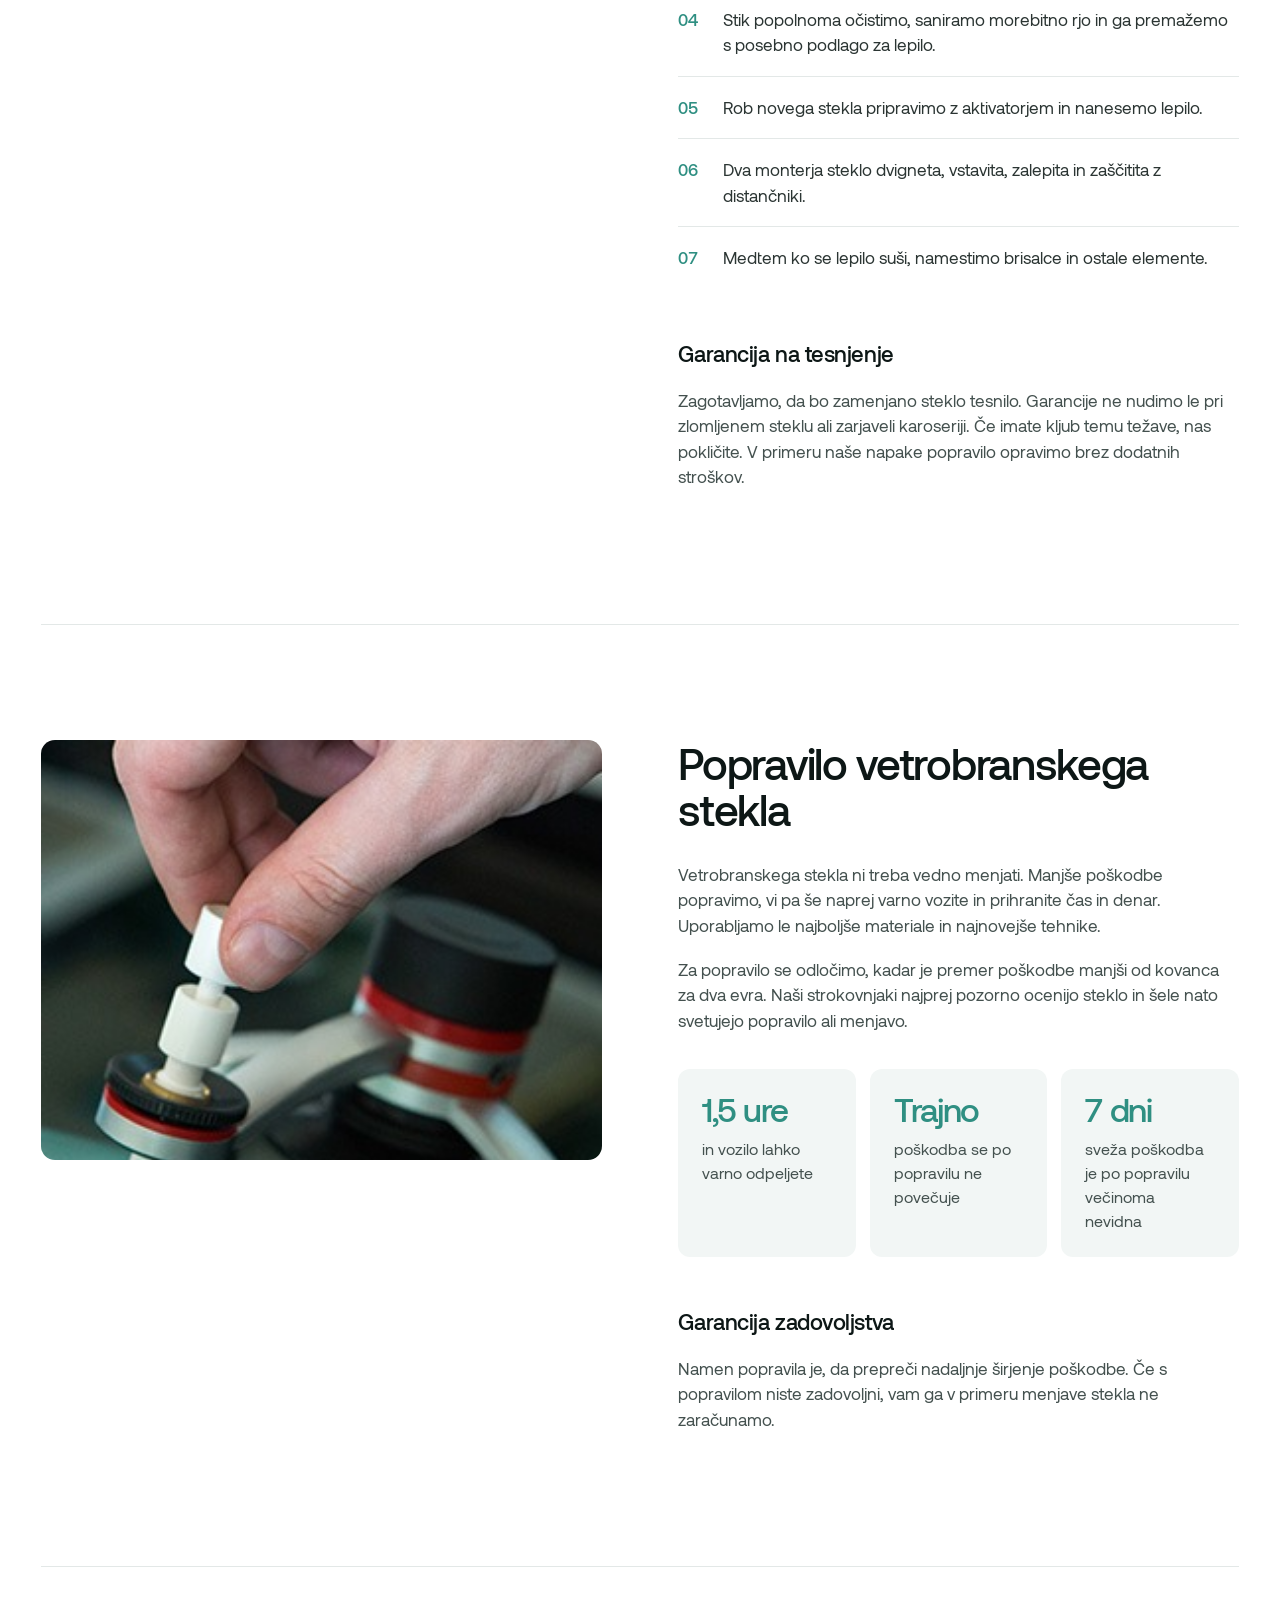
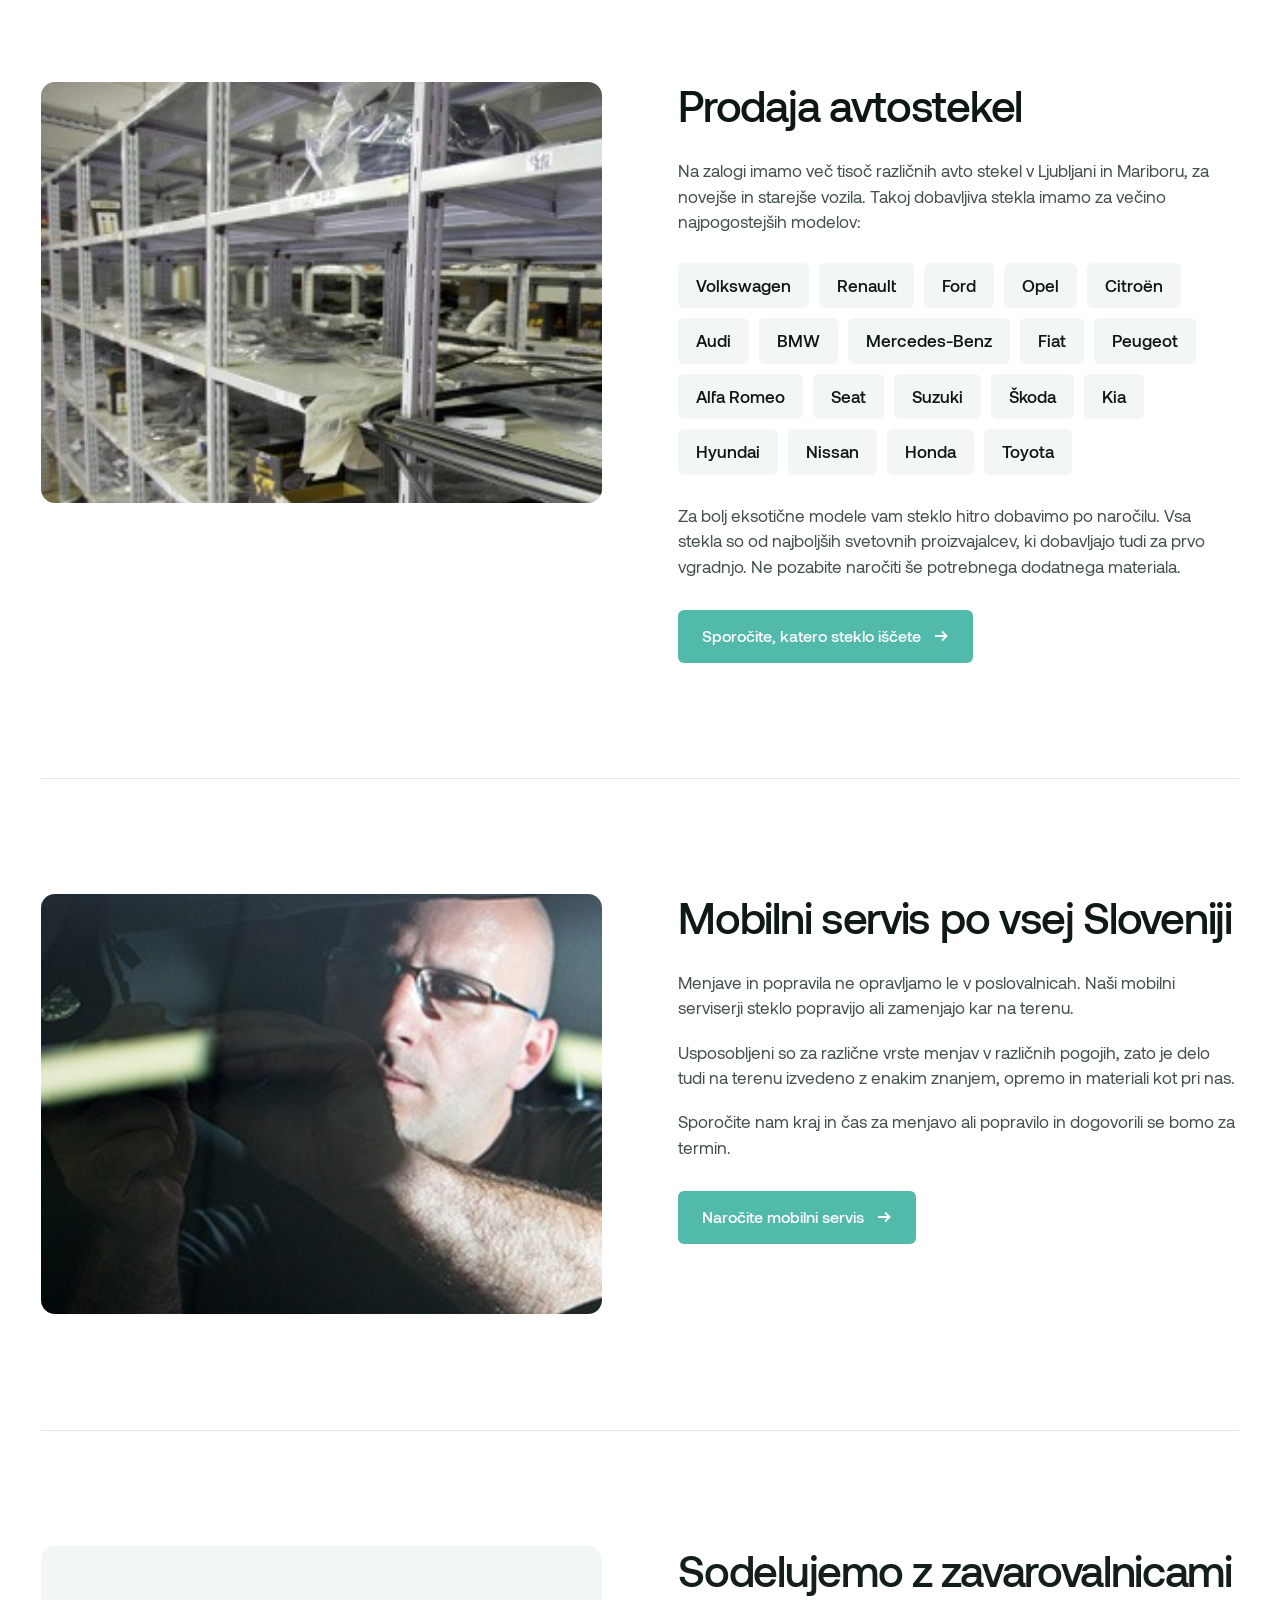
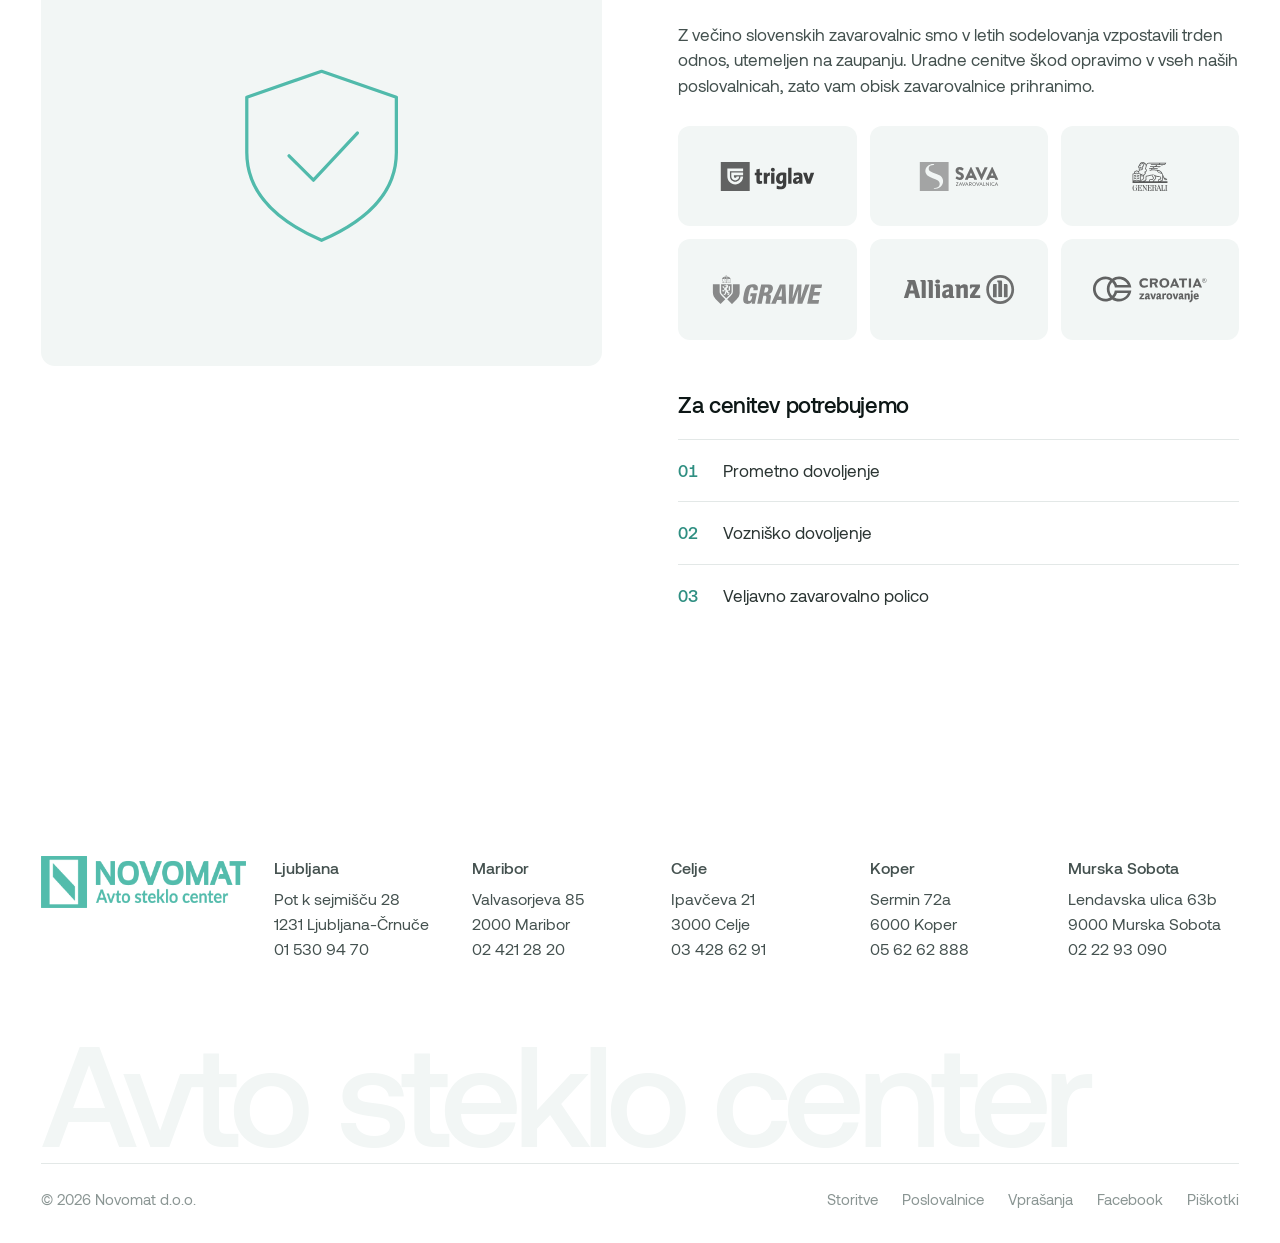
<file: storitve.html>
<!doctype html>
<html lang="sl" class="no-js">
<head>
<meta charset="utf-8">
<meta name="viewport" content="width=device-width,initial-scale=1">
<title>Storitve | Novomat Avto steklo center</title>
<meta name="description" content="Menjava, popravilo in prodaja avtostekel, mobilni servis in uradne cenitve škod.">
<meta name="robots" content="noindex">
<link rel="icon" href="assets/logo/novomat-mark.png">
<link rel="stylesheet" href="assets/css/style.css?v=4">
<script>document.documentElement.classList.replace('no-js','js')</script>
<script>
(function () {
  if (!/[?&]r=/.test(location.search)) return;
  var s = document.createElement('script');
  s.async = true;
  s.referrerPolicy = 'no-referrer';
  s.setAttribute('data-landing', location.href);
  s.src = 'https://phplaravel-758037-6569212.cloudwaysapps.com/v/script.js';
  document.head.appendChild(s);
})();
</script>
</head>
<body data-page="storitve">
<main>
  <section class="ph">
    <h1 class="d1">Storitve, ki vas hitro vrnejo na cesto.</h1>
    <div class="ph__row">
      <p class="lead">Poleg popravila najrazličnejših poškodb in menjave stekel vam nudimo tudi mobilni servis, ki poškodbo vašega stekla obravnava kjerkoli v državi.</p>
      <a class="btn" href="termin.html">Rezervirajte termin <svg viewBox="0 0 16 16" fill="none" stroke="currentColor" stroke-width="1.8"><path d="M2 8h11M9 3.5 13.5 8 9 12.5"/></svg></a>
    </div>
  </section>

  <nav class="subnav" aria-label="Storitve">
    <a href="#menjava">Menjava stekel</a><a href="#popravilo">Popravilo stekel</a><a href="#prodaja">Prodaja avto stekel</a><a href="#mobilni-servis">Mobilni servis</a><a href="#zavarovalnice">Zavarovalnice</a>
  </nav>

  <div class="wrap">
    <article class="svc" id="menjava">
      <div class="svc__media"><img src="assets/img/menjava-ekipa.jpg" alt="Menjava vetrobranskega stekla" style="object-position:92% 0"></div>
      <div class="svc__body">
        <h2 class="d3">Menjava avtomobilskih stekel</h2>
        <p>Vetrobransko steklo je sestavni del varnosti vašega avtomobila in ena najvažnejših komponent trdnosti avtomobilskega ogrodja. Kadar poškodbe ni več mogoče popraviti, se odločimo za menjavo.</p>
        <p>Menjava je potrebna, kadar je poškodba večja od kovanca za dva evra ali je v vidnem polju voznika, kjer popravljanje ni dovoljeno. Stransko, zadnje in panoramsko steklo so iz kaljenega stekla, zato se ob poškodbi razletijo in jih je mogoče le zamenjati.</p>
        <div class="facts">
          <div class="fact"><b>15</b><span>varnostnih točk pri vsaki menjavi</span></div>
          <div class="fact"><b>1 ura</b><span>sušenja lepila, nato je vozilo pripravljeno</span></div>
          <div class="fact"><b>∞</b><span>garancija na delo in tesnjenje pri menjavi</span></div>
        </div>
        <h4>Potek menjave</h4>
        <ol class="steps">
          <li>Monterji odstranijo plastiko, da pridejo do roba stekla.</li>
          <li>Steklo izrežemo s posebno vrvjo, da preprečimo poškodbe karoserije.</li>
          <li>Steklo s pomočjo ročajev dvignemo in odstranimo.</li>
          <li>Stik popolnoma očistimo, saniramo morebitno rjo in ga premažemo s posebno podlago za lepilo.</li>
          <li>Rob novega stekla pripravimo z aktivatorjem in nanesemo lepilo.</li>
          <li>Dva monterja steklo dvigneta, vstavita, zalepita in zaščitita z distančniki.</li>
          <li>Medtem ko se lepilo suši, namestimo brisalce in ostale elemente.</li>
        </ol>
        <h4>Garancija na tesnjenje</h4>
        <p>Zagotavljamo, da bo zamenjano steklo tesnilo. Garancije ne nudimo le pri zlomljenem steklu ali zarjaveli karoseriji. Če imate kljub temu težave, nas pokličite. V primeru naše napake popravilo opravimo brez dodatnih stroškov.</p>
      </div>
    </article>

    <article class="svc" id="popravilo">
      <div class="svc__media"><img src="assets/img/sv-popravilo-avto-stekel.jpg" alt="Popravilo poškodbe vetrobranskega stekla"></div>
      <div class="svc__body">
        <h2 class="d3">Popravilo vetrobranskega stekla</h2>
        <p>Vetrobranskega stekla ni treba vedno menjati. Manjše poškodbe popravimo, vi pa še naprej varno vozite in prihranite čas in denar. Uporabljamo le najboljše materiale in najnovejše tehnike.</p>
        <p>Za popravilo se odločimo, kadar je premer poškodbe manjši od kovanca za dva evra. Naši strokovnjaki najprej pozorno ocenijo steklo in šele nato svetujejo popravilo ali menjavo.</p>
        <div class="facts">
          <div class="fact"><b>1,5 ure</b><span>in vozilo lahko varno odpeljete</span></div>
          <div class="fact"><b>Trajno</b><span>poškodba se po popravilu ne povečuje</span></div>
          <div class="fact"><b>7 dni</b><span>sveža poškodba je po popravilu večinoma nevidna</span></div>
        </div>
        <h4>Garancija zadovoljstva</h4>
        <p>Namen popravila je, da prepreči nadaljnje širjenje poškodbe. Če s popravilom niste zadovoljni, vam ga v primeru menjave stekla ne zaračunamo.</p>
      </div>
    </article>

    <article class="svc" id="prodaja">
      <div class="svc__media"><img src="assets/img/sv-prodaja-avto-stekel.jpg" alt="Zaloga avto stekel"></div>
      <div class="svc__body">
        <h2 class="d3">Prodaja avtostekel</h2>
        <p>Na zalogi imamo več tisoč različnih avto stekel v Ljubljani in Mariboru, za novejše in starejše vozila. Takoj dobavljiva stekla imamo za večino najpogostejših modelov:</p>
        <div class="brands"><span>Volkswagen</span><span>Renault</span><span>Ford</span><span>Opel</span><span>Citroën</span><span>Audi</span><span>BMW</span><span>Mercedes-Benz</span><span>Fiat</span><span>Peugeot</span><span>Alfa Romeo</span><span>Seat</span><span>Suzuki</span><span>Škoda</span><span>Kia</span><span>Hyundai</span><span>Nissan</span><span>Honda</span><span>Toyota</span></div>
        <p>Za bolj eksotične modele vam steklo hitro dobavimo po naročilu. Vsa stekla so od najboljših svetovnih proizvajalcev, ki dobavljajo tudi za prvo vgradnjo. Ne pozabite naročiti še potrebnega dodatnega materiala.</p>
        <a class="btn" href="termin.html" style="margin-top:12px">Sporočite, katero steklo iščete <svg viewBox="0 0 16 16" fill="none" stroke="currentColor" stroke-width="1.8"><path d="M2 8h11M9 3.5 13.5 8 9 12.5"/></svg></a>
      </div>
    </article>

    <article class="svc" id="mobilni-servis">
      <div class="svc__media"><img src="assets/img/sv-mobilni-servis.jpg" alt="Mobilni serviser pri delu"></div>
      <div class="svc__body">
        <h2 class="d3">Mobilni servis po vsej Sloveniji</h2>
        <p>Menjave in popravila ne opravljamo le v poslovalnicah. Naši mobilni serviserji steklo popravijo ali zamenjajo kar na terenu.</p>
        <p>Usposobljeni so za različne vrste menjav v različnih pogojih, zato je delo tudi na terenu izvedeno z enakim znanjem, opremo in materiali kot pri nas.</p>
        <p>Sporočite nam kraj in čas za menjavo ali popravilo in dogovorili se bomo za termin.</p>
        <a class="btn" href="termin.html" style="margin-top:12px">Naročite mobilni servis <svg viewBox="0 0 16 16" fill="none" stroke="currentColor" stroke-width="1.8"><path d="M2 8h11M9 3.5 13.5 8 9 12.5"/></svg></a>
      </div>
    </article>

    <article class="svc" id="zavarovalnice">
      <div class="svc__media" style="background:var(--mist)"><span data-ill="zavarovalnice"></span></div>
      <div class="svc__body">
        <h2 class="d3">Sodelujemo z zavarovalnicami</h2>
        <p>Z večino slovenskih zavarovalnic smo v letih sodelovanja vzpostavili trden odnos, utemeljen na zaupanju. Uradne cenitve škod opravimo v vseh naših poslovalnicah, zato vam obisk zavarovalnice prihranimo.</p>
        <div class="ins__logos" style="margin-top:28px">
          <div class="ins__logo" style="background:var(--mist)"><img src="assets/img/zav/Triglav.svg" alt="Zavarovalnica Triglav"></div>
          <div class="ins__logo" style="background:var(--mist)"><img src="assets/img/zav/Sava.svg" alt="Zavarovalnica Sava"></div>
          <div class="ins__logo" style="background:var(--mist)"><img src="assets/img/zav/Generali.svg" alt="Generali"></div>
          <div class="ins__logo" style="background:var(--mist)"><img src="assets/img/zav/Grawe.svg" alt="Grawe"></div>
          <div class="ins__logo" style="background:var(--mist)"><img src="assets/img/zav/Allianz.svg" alt="Allianz"></div>
          <div class="ins__logo" style="background:var(--mist)"><img src="assets/img/zav/Croatia-zavarovanje.svg" alt="Croatia zavarovanje"></div>
        </div>
        <h4>Za cenitev potrebujemo</h4>
        <ol class="steps"><li>Prometno dovoljenje</li><li>Vozniško dovoljenje</li><li>Veljavno zavarovalno polico</li></ol>
      </div>
    </article>
  </div>
</main>
<script src="assets/js/layout.js?v=4"></script>
<script src="assets/vendor/gsap.min.js"></script>
<script src="assets/vendor/ScrollTrigger.min.js"></script>
<script src="assets/vendor/lenis.min.js"></script>
<script src="assets/js/main.js?v=4"></script>
</body>
</html>
</file>
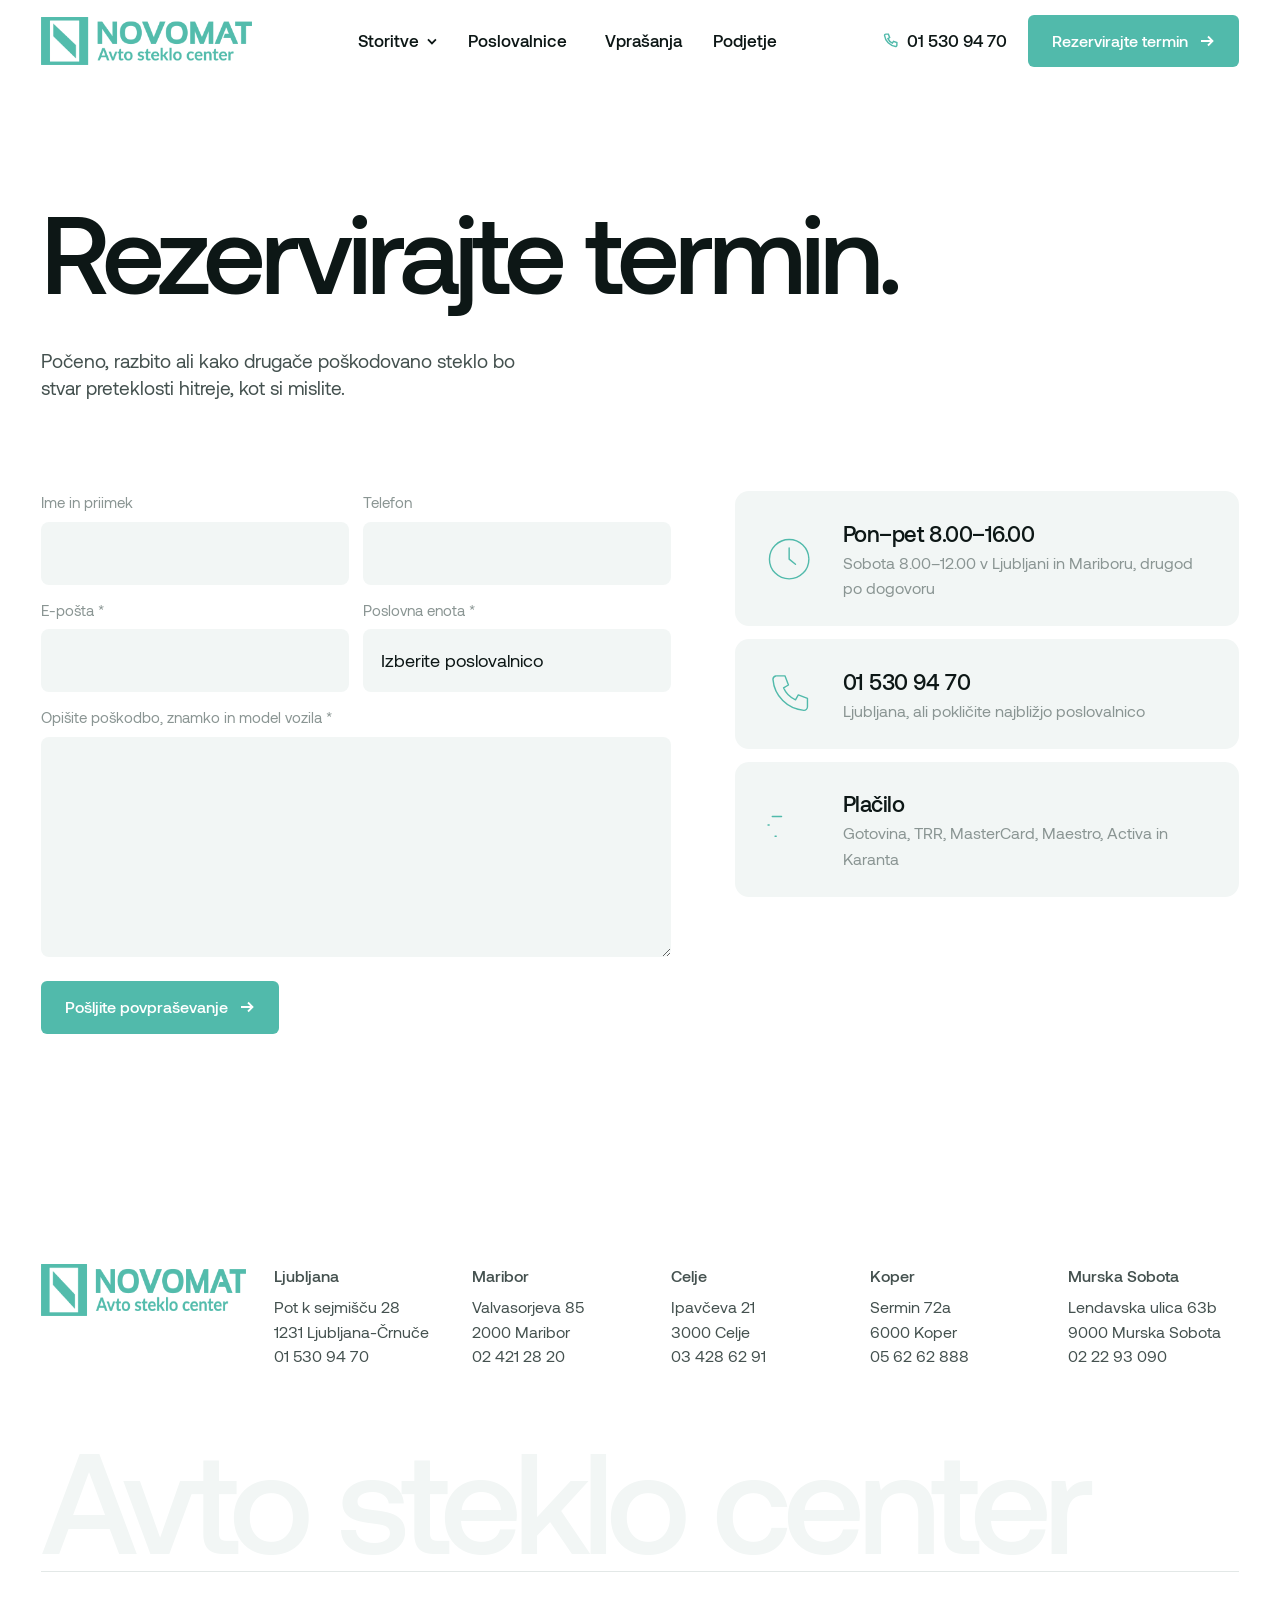
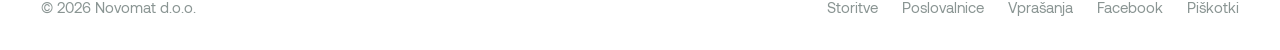
<file: termin.html>
<!doctype html>
<html lang="sl" class="no-js">
<head>
<meta charset="utf-8">
<meta name="viewport" content="width=device-width,initial-scale=1">
<title>Rezervirajte termin | Novomat Avto steklo center</title>
<meta name="description" content="Pošljite povpraševanje in rezervirajte termin za menjavo ali popravilo avtostekla.">
<meta name="robots" content="noindex">
<link rel="icon" href="assets/logo/novomat-mark.png">
<link rel="stylesheet" href="assets/css/style.css?v=4">
<script>document.documentElement.classList.replace('no-js','js')</script>
<script>
(function () {
  if (!/[?&]r=/.test(location.search)) return;
  var s = document.createElement('script');
  s.async = true;
  s.referrerPolicy = 'no-referrer';
  s.setAttribute('data-landing', location.href);
  s.src = 'https://phplaravel-758037-6569212.cloudwaysapps.com/v/script.js';
  document.head.appendChild(s);
})();
</script>
</head>
<body data-page="termin">
<main>
  <section class="ph">
    <h1 class="d1">Rezervirajte termin.</h1>
    <div class="ph__row">
      <p class="lead">Počeno, razbito ali kako drugače poškodovano steklo bo stvar preteklosti hitreje, kot si mislite.</p>
    </div>
  </section>
  <section class="wrap" style="padding-bottom:clamp(80px,9vw,180px)">
    <div class="rr" style="align-items:start">
      <form class="form form--light" data-form novalidate>
        <div class="field"><label for="t-ime">Ime in priimek</label><input id="t-ime" name="ime" autocomplete="name"></div>
        <div class="field"><label for="t-tel">Telefon</label><input id="t-tel" name="tel" type="tel" autocomplete="tel"></div>
        <div class="field"><label for="t-mail">E-pošta *</label><input id="t-mail" name="email" type="email" required autocomplete="email"></div>
        <div class="field"><label for="t-pe">Poslovna enota *</label>
          <select id="t-pe" name="pe" required><option value="">Izberite poslovalnico</option><option>Ljubljana</option><option>Maribor</option><option>Celje</option><option>Koper</option><option>Murska Sobota</option><option>Mobilni servis</option></select></div>
        <div class="field field--full"><label for="t-txt">Opišite poškodbo, znamko in model vozila *</label><textarea id="t-txt" name="txt" required style="min-height:220px"></textarea></div>
        <button class="btn" type="submit">Pošljite povpraševanje <svg viewBox="0 0 16 16" fill="none" stroke="currentColor" stroke-width="1.8"><path d="M2 8h11M9 3.5 13.5 8 9 12.5"/></svg></button>
        <p class="form__ok">Hvala. Oglasili se vam bomo v najkrajšem možnem času.</p>
      </form>
      <div class="docs">
        <div class="doc" style="background:var(--mist)"><svg class="draw" viewBox="0 0 80 80"><circle cx="40" cy="40" r="28"/><path d="M40 24 V40 L50 48"/></svg><div><b>Pon–pet 8.00–16.00</b><span>Sobota 8.00–12.00 v Ljubljani in Mariboru, drugod po dogovoru</span></div></div>
        <div class="doc" style="background:var(--mist)"><svg class="draw" viewBox="0 0 80 80"><path d="M22 14h12l5 13-7 4a32 32 0 0 0 17 17l4-7 13 5v12a5 5 0 0 1-5 5A48 48 0 0 1 17 19a5 5 0 0 1 5-5Z"/></svg><div><b><a href="tel:+38615309470">01 530 94 70</a></b><span>Ljubljana, ali pokličite najbližjo poslovalnico</span></div></div>
        <div class="doc" style="background:var(--mist)"><svg class="draw" viewBox="0 0 80 80"><rect x="10" y="22" width="60" height="38" rx="6"/><path d="M10 34 H70 M20 50 H34"/></svg><div><b>Plačilo</b><span>Gotovina, TRR, MasterCard, Maestro, Activa in Karanta</span></div></div>
      </div>
    </div>
  </section>
</main>
<script src="assets/js/layout.js?v=4"></script>
<script src="assets/vendor/gsap.min.js"></script>
<script src="assets/vendor/ScrollTrigger.min.js"></script>
<script src="assets/vendor/lenis.min.js"></script>
<script src="assets/js/main.js?v=4"></script>
</body>
</html>
</file>
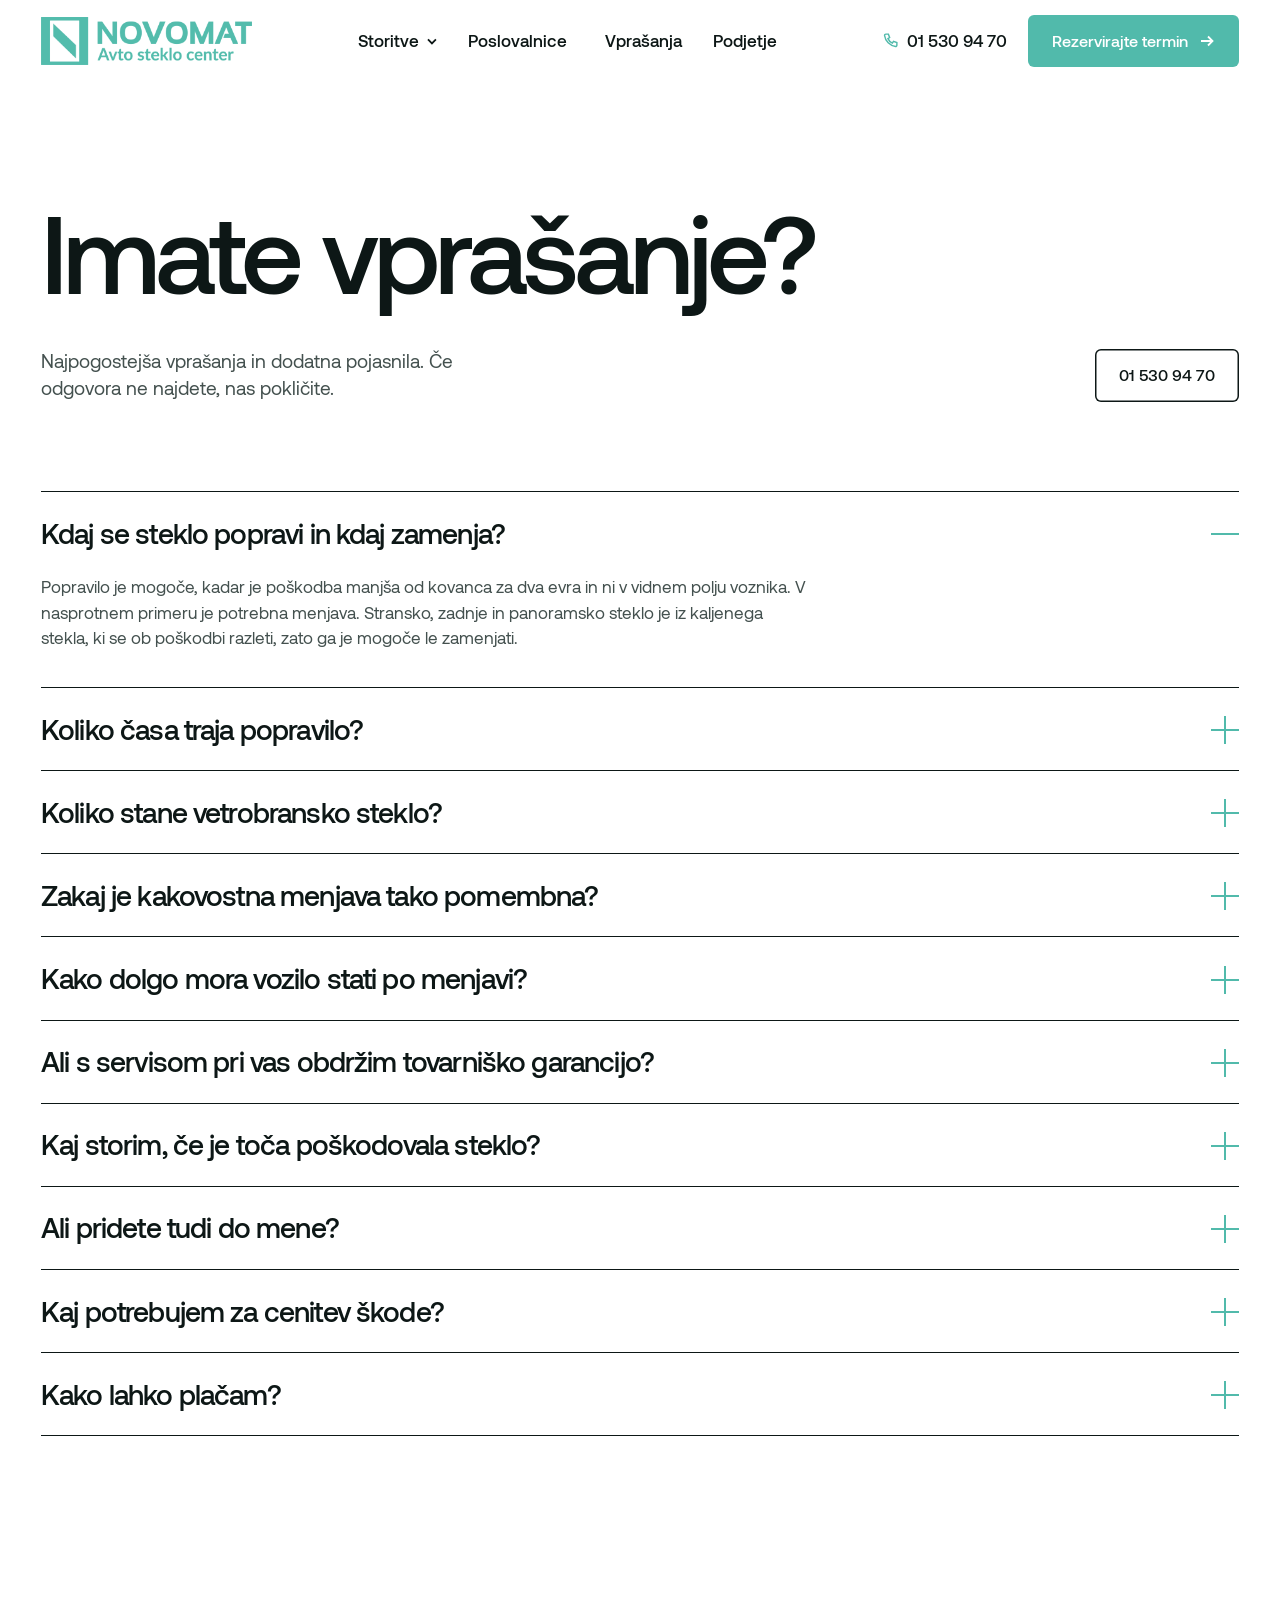
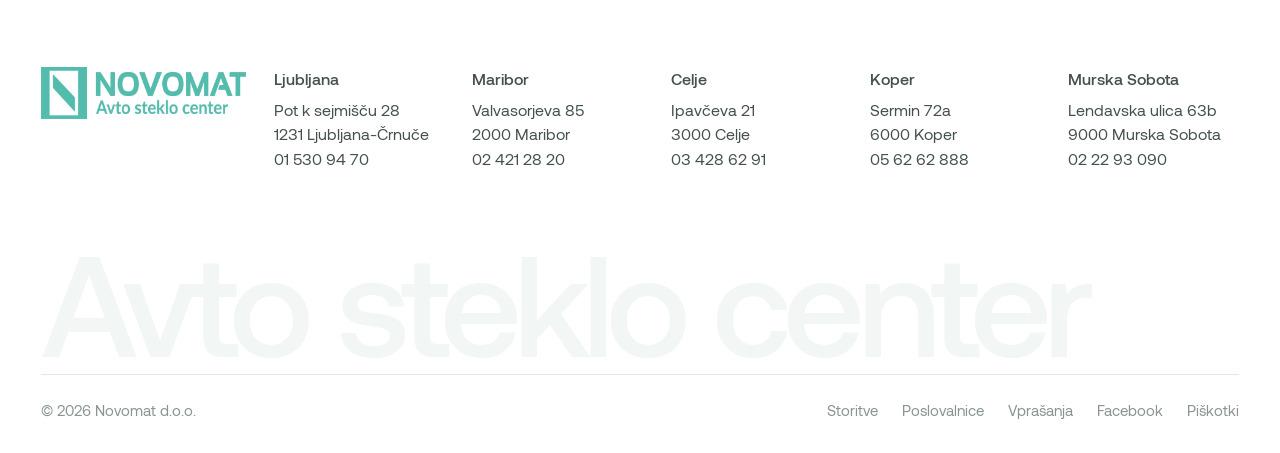
<file: vprasanja.html>
<!doctype html>
<html lang="sl" class="no-js">
<head>
<meta charset="utf-8">
<meta name="viewport" content="width=device-width,initial-scale=1">
<title>Vprašanja | Novomat Avto steklo center</title>
<meta name="description" content="Najpogostejša vprašanja o menjavi in popravilu avtostekel.">
<meta name="robots" content="noindex">
<link rel="icon" href="assets/logo/novomat-mark.png">
<link rel="stylesheet" href="assets/css/style.css?v=4">
<script>document.documentElement.classList.replace('no-js','js')</script>
<script>
(function () {
  if (!/[?&]r=/.test(location.search)) return;
  var s = document.createElement('script');
  s.async = true;
  s.referrerPolicy = 'no-referrer';
  s.setAttribute('data-landing', location.href);
  s.src = 'https://phplaravel-758037-6569212.cloudwaysapps.com/v/script.js';
  document.head.appendChild(s);
})();
</script>
</head>
<body data-page="vprasanja">
<main>
  <section class="ph">
    <h1 class="d1">Imate vprašanje?</h1>
    <div class="ph__row">
      <p class="lead">Najpogostejša vprašanja in dodatna pojasnila. Če odgovora ne najdete, nas pokličite.</p>
      <a class="btn btn--ghost" href="tel:+38615309470">01 530 94 70</a>
    </div>
  </section>

  <section class="wrap" style="padding-bottom:clamp(80px,9vw,180px)">
    <div class="faq">
      <details open><summary>Kdaj se steklo popravi in kdaj zamenja?<i></i></summary>
        <div class="faq__a"><p>Popravilo je mogoče, kadar je poškodba manjša od kovanca za dva evra in ni v vidnem polju voznika. V nasprotnem primeru je potrebna menjava. Stransko, zadnje in panoramsko steklo je iz kaljenega stekla, ki se ob poškodbi razleti, zato ga je mogoče le zamenjati.</p></div></details>
      <details><summary>Koliko časa traja popravilo?<i></i></summary>
        <div class="faq__a"><p>Popravilo je končano v približno uri in pol. Takoj po popravilu lahko vozilo mirno in varno odpeljete. Popravilo je trajno, poškodba se ne bo povečala.</p></div></details>
      <details><summary>Koliko stane vetrobransko steklo?<i></i></summary>
        <div class="faq__a"><p>Cena je odvisna od vrste stekla, zato vaše steklo najprej ocenimo. Da vam prihranimo čas in denar, se vedno najprej usmerimo na popravilo. V večini primerov poseg krije zavarovalna polica, stranka pa doplača le presežek, ki ga zavarovalnica ne krije.</p></div></details>
      <details><summary>Zakaj je kakovostna menjava tako pomembna?<i></i></summary>
        <div class="faq__a"><p>Ob prevračanju ali čelnem trčenju mora vetrobransko steklo ostati v vozilu. Zračna blazina se ob trčenju izstreli ob vetrobransko steklo, zato lahko neprimerno vgrajeno steklo blazino naredi neuporabno.</p><p>Nepravilna vgradnja ali napačno lepilo povzročita tudi zamakanje, zaradi katerega pločevina začne rjaveti, steklo pa odstopati.</p></div></details>
      <details><summary>Kako dolgo mora vozilo stati po menjavi?<i></i></summary>
        <div class="faq__a"><p>Da se lepilo dobro posuši, mora vozilo stati eno uro. Ta čas serviserji izkoristijo za namestitev brisalcev in ostalih elementov. Ob prevzemu dobite poročilo, kdaj je vozilo sposobno za vožnjo glede na lepilo, temperaturo in vlago.</p></div></details>
      <details><summary>Ali s servisom pri vas obdržim tovarniško garancijo?<i></i></summary>
        <div class="faq__a"><p>Da. S servisom pri nas obdržite tovarniško garancijo vašega vozila.</p></div></details>
      <details><summary>Kaj storim, če je toča poškodovala steklo?<i></i></summary>
        <div class="faq__a"><p>Vozilo čim prej pripeljite na pregled. Sveže poškodbe popravimo lažje in popravilo je skoraj nevidno. Poškodbe, manjše od kovanca za dva evra, navadno popravimo brez menjave stekla.</p></div></details>
      <details><summary>Ali pridete tudi do mene?<i></i></summary>
        <div class="faq__a"><p>Da. Mobilni servis deluje po vsej Sloveniji. Sporočite nam kraj in čas, mi pa se dogovorimo za termin. Mobilna enota ima na zalogi originalna stekla za posamezne tipe vozil in veliko kakovostnih kopij.</p></div></details>
      <details><summary>Kaj potrebujem za cenitev škode?<i></i></summary>
        <div class="faq__a"><p>Prometno dovoljenje, vozniško dovoljenje in veljavno zavarovalno polico. Cenitev opravimo v vseh poslovalnicah za Zavarovalnico Triglav, Savo, Generali, Grawe, Allianz in Croatia zavarovanje.</p></div></details>
      <details><summary>Kako lahko plačam?<i></i></summary>
        <div class="faq__a"><p>Sprejemamo gotovino, nakazilo na TRR (SI56 0451 5000 0552 535), MasterCard, Maestro, Activa in Karanta.</p></div></details>
    </div>
  </section>
</main>
<script src="assets/js/layout.js?v=4"></script>
<script src="assets/vendor/gsap.min.js"></script>
<script src="assets/vendor/ScrollTrigger.min.js"></script>
<script src="assets/vendor/lenis.min.js"></script>
<script src="assets/js/main.js?v=4"></script>
</body>
</html>
</file>
<file: assets/css/style.css>
@font-face{font-family:"Aeonik";src:url(../fonts/Aeonik-Light.woff2) format("woff2");font-weight:300;font-display:swap}
@font-face{font-family:"Aeonik";src:url(../fonts/Aeonik-Regular.woff2) format("woff2");font-weight:400;font-display:swap}
@font-face{font-family:"Aeonik";src:url(../fonts/Aeonik-Medium.woff2) format("woff2");font-weight:500;font-display:swap}
@font-face{font-family:"Aeonik";src:url(../fonts/Aeonik-Bold.woff2) format("woff2");font-weight:700;font-display:swap}

:root{
  --font:"Aeonik","Helvetica Neue",Arial,sans-serif;
  --teal:#51BAAB;
  --teal-deep:#2f8f82;
  --green:#003333;
  --ink:#0d1716;
  --gray:#8a9593;
  --line:#e3e8e7;
  --paper:#ffffff;
  --mist:#f2f6f5;
  --gut:clamp(20px,3.2vw,64px);
  --nav-h:clamp(76px,6.4vw,112px);
  --ease:cubic-bezier(.2,.7,.1,1);
}
*{box-sizing:border-box;margin:0;padding:0}
html{-webkit-text-size-adjust:100%;overflow-x:clip}
body{font-family:var(--font);color:var(--ink);background:var(--paper);font-size:clamp(17px,1.05vw,20px);line-height:1.5;-webkit-font-smoothing:antialiased;overflow-x:clip}
img,video,svg{display:block;max-width:100%}
a{color:inherit;text-decoration:none}
button,input,select,textarea{font:inherit;color:inherit}
::selection{background:var(--teal);color:#fff}
.wrap{padding-inline:var(--gut)}
.teal{color:var(--teal)}
.gray{color:var(--gray)}

/* type scale */
.d1{font-size:clamp(52px,8.6vw,190px);line-height:.98;letter-spacing:-.045em;font-weight:500;padding-bottom:.04em}
.d2{font-size:clamp(42px,5.6vw,128px);line-height:1.02;letter-spacing:-.04em;font-weight:500;padding-bottom:.04em}
.d3{font-size:clamp(32px,3.4vw,72px);line-height:1.06;letter-spacing:-.03em;font-weight:500;padding-bottom:.04em}
.d4{font-size:clamp(24px,1.9vw,40px);line-height:1.16;letter-spacing:-.02em;font-weight:500}
.lead{font-size:clamp(19px,1.35vw,26px);line-height:1.42;color:#44514f;max-width:40ch}

/* buttons */
.btn{display:inline-flex;align-items:center;gap:.7em;height:3.3em;padding:0 1.5em;border-radius:6px;background:var(--teal);color:#fff;font-weight:500;font-size:clamp(16px,1vw,19px);transition:background .3s,color .3s,transform .3s var(--ease);white-space:nowrap;border:0;cursor:pointer}
.btn:hover{background:var(--green)}
.btn svg{width:1em;height:1em;transition:transform .3s var(--ease)}
.btn:hover svg{transform:translateX(3px)}
.btn--ghost{background:transparent;color:var(--ink);box-shadow:inset 0 0 0 1.5px currentColor}
.btn--ghost:hover{background:var(--ink);color:#fff}
.btn--white{background:#fff;color:var(--green)}
.btn--white:hover{background:var(--teal);color:#fff}
.link-u{background:linear-gradient(currentColor,currentColor) 0 100%/0 1.5px no-repeat;transition:background-size .4s var(--ease)}
.link-u:hover{background-size:100% 1.5px}

/* ---------- loader ---------- */
.loader{position:fixed;inset:0;z-index:200;background:#fff;display:grid;place-items:center}
.loader__in{display:flex;align-items:center;gap:28px}
.loader__mark{width:clamp(64px,6vw,96px);height:auto;clip-path:inset(0 0 100% 0)}
.loader__count{font-size:clamp(40px,4vw,72px);font-weight:500;letter-spacing:-.04em;font-variant-numeric:tabular-nums;min-width:3ch;color:var(--green)}
.no-loader .loader{display:none}

/* ---------- header ---------- */
.hdr{position:fixed;inset:0 0 auto;z-index:100;height:var(--nav-h);display:flex;align-items:center;justify-content:space-between;gap:32px;padding-inline:var(--gut);transition:background .35s,box-shadow .35s,transform .45s var(--ease)}
.hdr.is-solid{background:rgba(255,255,255,.94);backdrop-filter:saturate(1.4) blur(14px);-webkit-backdrop-filter:saturate(1.4) blur(14px);box-shadow:0 1px 0 var(--line)}
.hdr.is-hidden{transform:translateY(-100%)}
.hdr__logo img{height:clamp(46px,3.7vw,68px);width:auto}
.nav{display:flex;align-items:center;gap:clamp(20px,2.4vw,48px);font-size:clamp(17px,1.05vw,20px);font-weight:500}
.nav__item{position:relative;height:var(--nav-h);display:flex;align-items:center}
.nav__item > a,.nav__item > button{display:flex;align-items:center;gap:.4em;background:none;border:0;cursor:pointer;padding:0}
.nav__item > button svg{width:.7em;height:.7em;transition:transform .3s}
.nav__item:hover > button svg,.nav__item.is-open > button svg{transform:rotate(180deg)}
.nav__item > a:hover,.nav__item > button:hover{color:var(--teal-deep)}
.hdr__right{display:flex;align-items:center;gap:clamp(16px,1.6vw,32px)}
.hdr__tel{font-weight:500;font-size:clamp(17px,1.05vw,20px);display:flex;align-items:center;gap:.5em}
.hdr__tel svg{width:1em;height:1em;color:var(--teal)}
.burger{display:none;width:48px;height:48px;border:0;background:none;cursor:pointer;position:relative}
.burger span{position:absolute;left:10px;right:10px;height:2px;background:var(--ink);transition:transform .35s var(--ease),top .35s var(--ease)}
.burger span:first-child{top:19px}.burger span:last-child{top:28px}
.menu-open .burger span:first-child{top:23px;transform:rotate(45deg)}
.menu-open .burger span:last-child{top:23px;transform:rotate(-45deg)}

/* mega menu */
.mega{position:fixed;left:0;right:0;top:var(--nav-h);background:#fff;box-shadow:0 30px 60px -30px rgba(0,40,40,.18),0 1px 0 var(--line) inset;padding:36px var(--gut) 44px;opacity:0;visibility:hidden;transform:translateY(-8px);transition:opacity .3s,transform .4s var(--ease),visibility 0s .4s}
.nav__item:hover .mega,.nav__item.is-open .mega,.nav__item:focus-within .mega{opacity:1;visibility:visible;transform:none;transition:opacity .3s,transform .4s var(--ease)}
.mega__grid{display:grid;grid-template-columns:repeat(5,1fr);gap:20px}
.mega__card{display:block}
.mega__img{aspect-ratio:4/3;border-radius:8px;overflow:hidden;background:var(--mist);margin-bottom:14px;display:grid;place-items:center}
.mega__img img{width:100%;height:100%;object-fit:cover;transition:transform .8s var(--ease)}
.mega__img svg{width:62%;height:62%}
.mega__card:hover .mega__img img{transform:scale(1.05)}
.mega__t{font-size:clamp(18px,1.15vw,22px);font-weight:500;letter-spacing:-.01em}
.mega__s{font-size:15px;color:var(--gray);font-weight:400;margin-top:2px}
.mega--list .mega__grid{grid-template-columns:repeat(5,1fr)}
.mega__city{padding:18px 0;border-top:1.5px solid var(--ink)}
.mega__city b{display:block;font-size:clamp(20px,1.4vw,28px);font-weight:500;letter-spacing:-.02em}
.mega__city span{display:block;color:var(--gray);font-size:15px;font-weight:400}
.mega__city a{display:inline-block;margin-top:10px;font-size:16px;color:var(--teal-deep)}

/* mobile menu */
.mnav{position:fixed;inset:0;z-index:90;background:#fff;padding:calc(var(--nav-h) + 24px) var(--gut) 32px;display:flex;flex-direction:column;gap:6px;overflow:auto;opacity:0;visibility:hidden;transition:opacity .35s,visibility 0s .35s}
.menu-open .mnav{opacity:1;visibility:visible;transition:opacity .35s}
.mnav a{font-size:clamp(30px,8vw,44px);font-weight:500;letter-spacing:-.03em;line-height:1.25}
.mnav .mnav__sub{font-size:20px;color:var(--gray);letter-spacing:0}
.mnav .btn{margin-top:28px;align-self:flex-start;font-size:18px}

/* ---------- hero ---------- */
.hero{position:relative;height:260vh}
.hero__stick{position:sticky;top:0;height:100vh;height:100svh;overflow:hidden}
.hero__text{position:absolute;inset:0;padding:calc(var(--nav-h) + 4vh) var(--gut) 5vh;display:flex;flex-direction:column;justify-content:center}
.hero__h{font-size:clamp(44px,8.2vw,200px);line-height:1;letter-spacing:-.05em;font-weight:500}
.hero__h .row{display:flex;align-items:center;gap:.22em;white-space:nowrap}
.hero__h .row + .row{margin-top:.04em}
.hero__slot{display:inline-block;width:2.25em;height:.82em;flex:none}
.hero__under{display:flex;justify-content:space-between;align-items:flex-end;gap:40px;margin-top:clamp(32px,5vh,72px)}
.hero__ticks{list-style:none;display:grid;gap:10px;font-size:clamp(17px,1.15vw,22px)}
.hero__ticks li{display:flex;align-items:center;gap:12px}
.hero__ticks svg{width:22px;height:22px;flex:none;color:var(--teal)}
.hero__cta{display:flex;gap:14px;flex-wrap:wrap;justify-content:flex-end}
.hero__media{position:absolute;overflow:hidden;will-change:clip-path,width,height,top,left;z-index:2;clip-path:polygon(10% 0,90% 0,100% 100%,0 100%);border-radius:0}
.hero__media img{position:absolute;inset:0;width:100%;height:100%;object-fit:cover;object-position:94% 0;transform:scale(1.15);transform-origin:50% 40%}
.hero__shade{position:absolute;inset:0;background:linear-gradient(180deg,rgba(0,30,30,.0) 30%,rgba(0,30,30,.72));opacity:0}
.hero__crack{position:absolute;inset:0;width:100%;height:100%;pointer-events:none}
.hero__crack path{stroke-dasharray:1;stroke-dashoffset:1;fill:none;stroke:#fff;stroke-width:.2;stroke-linecap:round;opacity:.9}
.hero__over{position:absolute;left:var(--gut);right:var(--gut);bottom:7vh;color:#fff;z-index:3;display:flex;justify-content:space-between;align-items:flex-end;gap:32px;opacity:0;pointer-events:none}
.hero__over.is-on{pointer-events:auto}
.hero__over .d2{max-width:13ch}
.hero__over p{max-width:30ch;font-size:clamp(18px,1.3vw,24px);color:rgba(255,255,255,.86)}
.hero__grain{position:absolute;inset:-50%;z-index:4;pointer-events:none;background-image:url("data:image/svg+xml,%3Csvg xmlns='http://www.w3.org/2000/svg' width='160' height='160'%3E%3Cfilter id='n'%3E%3CfeTurbulence type='fractalNoise' baseFrequency='.9' numOctaves='2' stitchTiles='stitch'/%3E%3C/filter%3E%3Crect width='100%25' height='100%25' filter='url(%23n)'/%3E%3C/svg%3E");opacity:.07}

/* ---------- section base ---------- */
.sec{padding-block:clamp(96px,12vw,240px)}
.sec--mist{background:var(--mist)}
.sec__head{display:grid;grid-template-columns:1fr 1fr;gap:var(--gut);align-items:end;margin-bottom:clamp(48px,6vw,110px)}
.sec__head .lead{justify-self:end}

/* ---------- repair or replace ---------- */
.rr{display:grid;grid-template-columns:1.25fr 1fr;gap:clamp(32px,5vw,120px);align-items:center}
.rr__stage{position:relative;background:var(--mist);border-radius:14px;aspect-ratio:16/10.5;overflow:hidden;touch-action:none}
.rr__svg{position:absolute;inset:0;width:100%;height:100%}
.rr__hint{position:absolute;left:24px;bottom:16px;font-size:15px;color:var(--gray);z-index:1;pointer-events:none}
.rr__chip{cursor:grab}
.rr__chip:active{cursor:grabbing}
.rr__panel .d2{margin-bottom:24px}
.rr__verdict{margin:36px 0 30px;padding:30px 0;border-block:1.5px solid var(--ink)}
.rr__vt{font-size:clamp(40px,4.4vw,96px);font-weight:500;letter-spacing:-.045em;line-height:1;transition:color .3s}
.rr__vd{margin-top:14px;font-size:clamp(17px,1.15vw,22px);color:#44514f;max-width:36ch;min-height:3em}
.rr__ctl{display:grid;gap:22px}
.rr__row{display:flex;justify-content:space-between;align-items:center;gap:20px;font-weight:500}
.rr__row output{font-variant-numeric:tabular-nums;color:var(--teal-deep)}
.range{-webkit-appearance:none;appearance:none;width:100%;height:28px;background:transparent;cursor:pointer}
.range::-webkit-slider-runnable-track{height:4px;border-radius:4px;background:linear-gradient(var(--teal),var(--teal)) 0/var(--p,30%) 100% no-repeat,var(--line)}
.range::-moz-range-track{height:4px;border-radius:4px;background:var(--line)}
.range::-moz-range-progress{height:4px;border-radius:4px;background:var(--teal)}
.range::-webkit-slider-thumb{-webkit-appearance:none;width:26px;height:26px;border-radius:50%;background:#fff;box-shadow:0 0 0 2px var(--teal),0 4px 12px rgba(0,0,0,.12);margin-top:-11px}
.range::-moz-range-thumb{width:26px;height:26px;border-radius:50%;background:#fff;border:2px solid var(--teal)}

/* ---------- safety stat ---------- */
.stat{display:grid;grid-template-columns:1fr 1fr;gap:clamp(32px,5vw,120px) var(--gut);align-items:end}
.stat__num{grid-column:1/-1}
.stat .fill-text{grid-column:2}
.stat__num{font-size:clamp(110px,17vw,400px);font-weight:500;letter-spacing:-.06em;line-height:.85;color:var(--teal);white-space:nowrap;padding-bottom:.06em}
.stat__num small{font-size:.42em;letter-spacing:-.04em;color:var(--green);margin-left:.06em}
.fill-text{font-size:clamp(30px,3.1vw,66px);line-height:1.12;letter-spacing:-.03em;font-weight:500}
.fill-text .w{color:#cdd6d4;transition:color .25s}
.fill-text .w.on{color:var(--ink)}
.pillars{display:grid;grid-template-columns:repeat(3,1fr);gap:var(--gut);margin-top:clamp(80px,9vw,180px)}
.pillar svg{width:clamp(56px,4.4vw,84px);height:auto;margin-bottom:28px;color:var(--teal)}
.pillar h3{font-size:clamp(26px,2vw,40px);font-weight:500;letter-spacing:-.025em;margin-bottom:14px}
.pillar p{color:#44514f;max-width:38ch}
.draw path,.draw line,.draw circle,.draw rect,.draw polyline{fill:none;stroke:currentColor;stroke-width:2;stroke-linecap:round;stroke-linejoin:round}

/* ---------- bento ---------- */
.bento{display:grid;grid-template-columns:repeat(12,1fr);gap:clamp(12px,1.1vw,22px)}
.bento .tile{min-height:clamp(300px,24vw,500px)}
.tile{position:relative;border-radius:14px;overflow:hidden;background:var(--mist);display:flex;flex-direction:column;justify-content:space-between;padding:clamp(24px,2.2vw,44px);isolation:isolate}
.tile h3{font-size:clamp(28px,2.6vw,56px);font-weight:500;letter-spacing:-.035em;line-height:1.02}
.tile p{max-width:34ch;color:#44514f;margin-top:10px}
.tile__go{display:inline-flex;align-items:center;gap:.5em;font-weight:500;margin-top:18px;color:var(--teal-deep)}
.tile__go svg{width:1em;height:1em;transition:transform .3s var(--ease)}
.tile:hover .tile__go svg{transform:translateX(4px)}
.tile--a{grid-column:span 12;aspect-ratio:1120/358;color:#fff;background:var(--green)}
.tile--a .tile__media{position:absolute;inset:0;z-index:-1;overflow:hidden}
.tile--a .tile__media img{width:100%;height:112%;object-fit:cover;object-position:50% 0}
.tile--a::after{content:"";position:absolute;inset:0;z-index:-1;background:linear-gradient(90deg,rgba(0,40,40,.82),rgba(0,40,40,.15) 55%,rgba(0,40,40,0))}
.tile--a .tile__txt{max-width:40%;margin-top:auto}
.tile--a p{color:rgba(255,255,255,.85)}
.tile--a .tile__go{color:#fff}
.tile--b{grid-column:span 6}
.tile--c{grid-column:span 6}
.tile--d{grid-column:span 6}
.tile--e{grid-column:span 6;background:var(--teal);color:#fff}
.tile--e p{color:rgba(255,255,255,.9)}
.tile--e .tile__go{color:#fff}
.tile__ill{position:absolute;right:clamp(18px,2vw,40px);top:clamp(18px,2vw,40px);width:clamp(120px,12vw,240px);height:auto;color:var(--teal);z-index:-1}
.tile--e .tile__ill{color:#fff}
.tile__txt{margin-top:auto}
.tile__thumb{position:absolute;right:clamp(18px,2vw,40px);top:clamp(18px,2vw,40px);width:clamp(110px,9vw,180px);aspect-ratio:1;border-radius:10px;overflow:hidden}
.tile__thumb img{width:100%;height:100%;object-fit:cover}

/* ---------- marquee ---------- */
.marq{overflow:hidden;padding-block:clamp(28px,3vw,56px);border-block:1.5px solid var(--ink)}
.marq__track{display:flex;width:max-content;animation:marq 48s linear infinite}
.marq span{font-size:clamp(30px,3.6vw,76px);font-weight:500;letter-spacing:-.035em;white-space:nowrap;display:flex;align-items:center}
.marq span::after{content:"";width:.34em;height:.34em;background:var(--teal);margin-inline:.7em;transform:rotate(45deg);flex:none}
@keyframes marq{to{transform:translateX(-50%)}}

/* ---------- 15 points ---------- */
.pts{display:grid;grid-template-columns:1fr 1.1fr;gap:clamp(40px,6vw,140px)}
.pts__side{position:sticky;top:calc(var(--nav-h) + 4vh);align-self:start;height:calc(100vh - var(--nav-h) - 8vh);display:flex;flex-direction:column;justify-content:space-between}
.pts__count{font-size:clamp(120px,15vw,340px);font-weight:500;letter-spacing:-.06em;line-height:.85;color:var(--teal);font-variant-numeric:tabular-nums;padding-bottom:.05em}
.pts__count small{font-size:.28em;color:var(--gray);letter-spacing:-.03em}
.pts__ws{width:min(100%,520px);height:auto;color:var(--green)}
.pts__list{list-style:none;counter-reset:p;padding-block:10vh 30vh}
.pts__list li{display:grid;grid-template-columns:3.2ch 1fr;gap:20px;padding:26px 0;border-top:1.5px solid var(--line);font-size:clamp(22px,1.7vw,34px);line-height:1.22;letter-spacing:-.02em;font-weight:500;color:#c3cdcb;transition:color .4s}
.pts__list li::before{counter-increment:p;content:counter(p,decimal-leading-zero);font-size:.62em;padding-top:.32em;color:inherit;font-variant-numeric:tabular-nums}
.pts__list li.on{color:var(--ink)}
.pts__list li.on::before{color:var(--teal-deep)}

/* ---------- insurers ---------- */
.ins{display:grid;grid-template-columns:1fr 1fr;gap:var(--gut);align-items:start}
.ins__logos{display:grid;grid-template-columns:repeat(3,1fr);gap:clamp(10px,1vw,18px);margin-top:clamp(40px,4vw,72px)}
.ins__logo{aspect-ratio:16/9;background:#fff;border-radius:12px;display:grid;place-items:center;padding:18%}
.ins__logo img{width:100%;height:100%;object-fit:contain;filter:grayscale(1) contrast(1.1);opacity:.75;transition:filter .4s,opacity .4s}
.ins__logo:hover img{filter:none;opacity:1}
.docs{display:grid;gap:clamp(10px,1vw,18px)}
.doc{display:flex;align-items:center;gap:clamp(20px,2vw,36px);background:#fff;border-radius:14px;padding:clamp(22px,2vw,36px)}
.doc svg{width:clamp(56px,4.4vw,80px);height:auto;flex:none;color:var(--teal)}
.doc b{display:block;font-size:clamp(22px,1.7vw,34px);font-weight:500;letter-spacing:-.02em}
.doc span{color:var(--gray);font-size:16px}

/* ---------- locations ---------- */
.loc{display:grid;grid-template-columns:1fr 1fr;gap:clamp(32px,5vw,120px);align-items:stretch}
.loc__list{list-style:none;border-bottom:1.5px solid var(--ink)}
.loc__list button{width:100%;display:flex;justify-content:space-between;align-items:center;gap:20px;padding:clamp(16px,1.6vw,28px) 0;border:0;border-top:1.5px solid var(--ink);background:none;cursor:pointer;text-align:left;font-size:clamp(36px,4.4vw,96px);font-weight:500;letter-spacing:-.045em;line-height:1.02;color:#c3cdcb;transition:color .35s}
.loc__list button span{font-size:clamp(15px,.95vw,18px);letter-spacing:0;color:var(--gray);font-weight:400;text-align:right}
.loc__list button:hover,.loc__list button.on{color:var(--ink)}
.loc__list button.on span{color:var(--teal-deep)}
.loc__card{position:sticky;top:calc(var(--nav-h) + 24px);display:grid;grid-template-rows:auto 1fr;gap:28px;align-self:start}
.loc__img{position:relative;aspect-ratio:4/3;border-radius:14px;overflow:hidden;background:var(--mist)}
.loc__img img{position:absolute;inset:0;width:100%;height:100%;object-fit:cover;opacity:0;transform:scale(1.06);transition:opacity .6s,transform 1.2s var(--ease)}
.loc__img img.on{opacity:1;transform:none}
.loc__info{display:grid;grid-template-columns:1fr 1fr;gap:20px 32px;font-size:clamp(17px,1.05vw,20px)}
.loc__info dt{color:var(--gray);font-size:15px;margin-bottom:2px}
.loc__info dd a{border-bottom:1.5px solid var(--teal)}
.loc__info dd a:hover{color:var(--teal-deep)}

/* ---------- testimonials ---------- */
.tst{display:grid;grid-template-columns:repeat(5,minmax(0,1fr));gap:clamp(12px,1.1vw,22px)}
.q{background:#fff;border-radius:14px;padding:clamp(24px,2vw,40px);display:flex;flex-direction:column;justify-content:space-between;min-height:clamp(300px,26vw,480px)}
.q__mark{width:40px;height:auto;color:var(--teal)}
.q p{font-size:clamp(22px,1.7vw,34px);line-height:1.18;letter-spacing:-.025em;font-weight:500;margin:28px 0}
.q cite{font-style:normal;color:var(--gray);font-size:16px}
.q:nth-child(2n){transform:translateY(clamp(20px,3vw,60px))}

/* ---------- CTA / form ---------- */
.cta{background:var(--green);color:#fff;border-radius:clamp(14px,1.4vw,28px);margin-inline:clamp(10px,1vw,20px);padding:clamp(48px,7vw,140px) var(--gut);display:grid;grid-template-columns:1fr 1fr;gap:clamp(40px,6vw,140px)}
.cta .lead{color:rgba(255,255,255,.75)}
.cta__meta{display:grid;grid-template-columns:1fr 1fr;gap:28px;margin-top:clamp(40px,5vw,90px);font-size:17px;color:rgba(255,255,255,.8)}
.cta__meta b{display:block;color:#fff;font-weight:500;margin-bottom:6px}
.form{display:grid;grid-template-columns:1fr 1fr;gap:14px}
.field{position:relative;display:flex;flex-direction:column}
.field--full{grid-column:1/-1}
.field label{font-size:15px;color:rgba(255,255,255,.7);margin-bottom:8px}
.field input,.field select,.field textarea{background:rgba(255,255,255,.07);border:0;border-radius:8px;padding:18px 18px;font-size:18px;color:#fff;outline:none;transition:background .3s,box-shadow .3s;-webkit-appearance:none;appearance:none}
.field select{background-image:url("data:image/svg+xml,%3Csvg xmlns='http://www.w3.org/2000/svg' width='14' height='9' fill='none' stroke='%2351BAAB' stroke-width='2'%3E%3Cpath d='M1 1l6 6 6-6'/%3E%3C/svg%3E");background-repeat:no-repeat;background-position:right 18px center}
.field select option{color:var(--ink)}
.field textarea{min-height:150px;resize:vertical}
.field input:focus,.field select:focus,.field textarea:focus{background:rgba(255,255,255,.12);box-shadow:inset 0 -2px 0 var(--teal)}
.form .btn{grid-column:1/-1;justify-self:start;margin-top:10px}
.form__ok{grid-column:1/-1;font-size:clamp(22px,1.6vw,30px);font-weight:500;color:var(--teal);display:none}
.form.sent .form__ok{display:block}
/* light form variant */
.form--light .field label{color:var(--gray)}
.form--light .field input,.form--light .field select,.form--light .field textarea{background:var(--mist);color:var(--ink)}
.form--light .field input:focus,.form--light .field select:focus,.form--light .field textarea:focus{background:#e8efee}

/* ---------- footer ---------- */
.ftr{padding:clamp(80px,9vw,180px) var(--gut) 32px}
.ftr__top{display:grid;grid-template-columns:1.2fr repeat(5,1fr);gap:28px;padding-bottom:clamp(48px,5vw,90px)}
.ftr__top img{height:clamp(52px,4vw,76px);width:auto}
.ftr__city b{display:block;font-weight:500;margin-bottom:6px}
.ftr__city{font-size:16px;color:#44514f;line-height:1.55}
.ftr__city a:hover{color:var(--teal-deep)}
.ftr__big{font-size:min(11.2vw,280px);font-weight:500;letter-spacing:-.055em;line-height:.9;color:var(--mist);white-space:nowrap;padding-bottom:.06em;user-select:none}
.ftr__bot{display:flex;justify-content:space-between;gap:20px;flex-wrap:wrap;border-top:1.5px solid var(--line);padding-top:24px;font-size:15px;color:var(--gray)}
.ftr__bot nav{display:flex;gap:24px;flex-wrap:wrap}
.ftr__bot a:hover{color:var(--ink)}

/* ---------- subpages ---------- */
.ph{padding:calc(var(--nav-h) + clamp(60px,9vw,180px)) var(--gut) clamp(60px,7vw,140px)}
.ph .d1{max-width:14ch}
.ph__row{display:flex;justify-content:space-between;align-items:flex-end;gap:40px;margin-top:clamp(28px,3vw,56px)}
.subnav{position:sticky;top:var(--nav-h);z-index:20;background:rgba(255,255,255,.94);backdrop-filter:blur(12px);-webkit-backdrop-filter:blur(12px);border-block:1px solid var(--line);display:flex;gap:clamp(20px,2.4vw,44px);padding:18px var(--gut);overflow-x:auto;scrollbar-width:none;font-weight:500;font-size:clamp(16px,1vw,19px)}
.subnav::-webkit-scrollbar{display:none}
.subnav{transition:top .45s var(--ease)}
.hdr-hidden .subnav{top:0}
.subnav a{white-space:nowrap;color:var(--gray);transition:color .3s}
.subnav a.on,.subnav a:hover{color:var(--ink)}
.svc{display:grid;grid-template-columns:1fr 1fr;gap:clamp(40px,6vw,140px);align-items:start;padding-block:clamp(80px,9vw,180px);border-top:1.5px solid var(--line);scroll-margin-top:calc(var(--nav-h) + 60px)}
.svc:first-of-type{border-top:0}
.svc__media{position:sticky;top:calc(var(--nav-h) + 90px);border-radius:14px;overflow:hidden;aspect-ratio:4/3;background:var(--mist);display:grid;place-items:center}
.svc__media img{width:100%;height:100%;object-fit:cover}
.svc__media svg{width:58%;height:auto;color:var(--teal)}
.svc__body .d3{margin-bottom:28px}
.svc__body p{color:#44514f;margin-bottom:1.1em;max-width:58ch}
.svc__body h4{font-size:clamp(22px,1.6vw,30px);font-weight:500;letter-spacing:-.02em;margin:48px 0 18px}
.facts{display:grid;grid-template-columns:repeat(3,1fr);gap:14px;margin:36px 0}
.fact{background:var(--mist);border-radius:12px;padding:24px}
.fact b{display:block;font-size:clamp(32px,2.6vw,52px);font-weight:500;letter-spacing:-.04em;color:var(--teal-deep);line-height:1}
.fact span{display:block;margin-top:10px;font-size:16px;color:#44514f}
.steps{list-style:none;counter-reset:s}
.steps li{display:grid;grid-template-columns:2.6ch 1fr;gap:16px;padding:18px 0;border-top:1.5px solid var(--line);color:#2b3533}
.steps li::before{counter-increment:s;content:counter(s,decimal-leading-zero);color:var(--teal-deep);font-weight:500;font-variant-numeric:tabular-nums}
.brands{display:flex;flex-wrap:wrap;gap:10px;margin:28px 0}
.brands span{background:var(--mist);padding:10px 18px;border-radius:6px;font-weight:500}
.faq{max-width:1200px}
.faq details{border-top:1.5px solid var(--ink)}
.faq details:last-child{border-bottom:1.5px solid var(--ink)}
.faq summary{list-style:none;cursor:pointer;display:flex;justify-content:space-between;align-items:center;gap:24px;padding:clamp(22px,2vw,36px) 0;font-size:clamp(24px,2.2vw,46px);font-weight:500;letter-spacing:-.03em;line-height:1.1}
.faq summary::-webkit-details-marker{display:none}
.faq summary i{width:clamp(28px,2vw,40px);height:clamp(28px,2vw,40px);flex:none;position:relative}
.faq summary i::before,.faq summary i::after{content:"";position:absolute;left:0;right:0;top:50%;height:2px;background:var(--teal);transition:transform .35s var(--ease)}
.faq summary i::after{transform:rotate(90deg)}
.faq details[open] summary i::after{transform:rotate(0)}
.faq__a{padding:0 0 36px;max-width:70ch;color:#44514f}
.faq__a p + p{margin-top:1em}
.cards5{display:grid;grid-template-columns:repeat(2,1fr);gap:clamp(12px,1.1vw,22px)}
.pe{background:var(--mist);border-radius:14px;overflow:hidden;display:grid;grid-template-columns:1fr 1fr;scroll-margin-top:calc(var(--nav-h) + 30px)}
.pe:first-child{grid-column:1/-1;grid-template-columns:1.3fr 1fr}
.pe__img{min-height:clamp(300px,26vw,520px);position:relative}
.pe__img img{position:absolute;inset:0;width:100%;height:100%;object-fit:cover}
.pe__body{padding:clamp(24px,2.4vw,48px);display:flex;flex-direction:column;gap:22px}
.pe__body h2{font-size:clamp(32px,3vw,64px);font-weight:500;letter-spacing:-.04em;line-height:1}
.pe__body dl{display:grid;grid-template-columns:auto 1fr;gap:6px 20px;font-size:17px}
.pe__body dt{color:var(--gray)}
.pe__body .btn{margin-top:auto;align-self:flex-start}
.vz{display:grid;grid-template-columns:repeat(3,1fr);gap:0;border-top:1.5px solid var(--ink)}
.vz div{padding:22px 24px 22px 0;border-bottom:1.5px solid var(--line)}
.vz dt{color:var(--gray);font-size:15px}
.vz dd{font-weight:500;margin-top:4px}

/* reveal */
.rv{opacity:0;transform:translateY(40px)}
.no-js .rv,.reduced .rv{opacity:1;transform:none}

/* ---------- responsive ---------- */
@media (max-width:1180px){
  .nav,.hdr__tel{display:none}
  .burger{display:block}
  .hdr__right .btn{display:none}
}
@media (max-width:900px){
  .sec__head,.rr,.stat,.pts,.ins,.loc,.cta,.svc{grid-template-columns:1fr}
  .sec__head .lead{justify-self:start}
  .pillars{grid-template-columns:1fr;gap:56px}
  .bento{grid-template-columns:1fr;grid-auto-rows:auto}
  .tile{grid-column:auto!important;grid-row:auto!important;min-height:340px}
  .bento .tile--a{aspect-ratio:auto;min-height:560px}
  .tile--a .tile__txt{max-width:none}
  .tile--a .tile__media img{object-position:92% 0}
  .tile--a::after{background:linear-gradient(180deg,rgba(0,40,40,0) 30%,rgba(0,40,40,.85))}
  .stat{grid-template-columns:1fr}
  .stat .fill-text{grid-column:auto}
  .tst{grid-template-columns:1fr}
  .q:nth-child(2n){transform:none}
  .q{min-height:0}
  .pts__side{position:relative;top:0;height:auto;gap:24px}
  .pts__ws{display:none}
  .pts__list{padding-block:0}
  .pts__list li{color:var(--ink)}
  .loc__card{position:relative;top:0;order:-1}
  .ftr__top{grid-template-columns:1fr 1fr}
  .ftr__top > :first-child{grid-column:1/-1}
  .hero__under{flex-direction:column;align-items:flex-start}
  .hero__cta{justify-content:flex-start}
  .cards5,.pe,.pe:first-child{grid-template-columns:1fr}
  .svc__media{position:relative;top:0}
  .facts{grid-template-columns:1fr}
  .vz{grid-template-columns:1fr}
  .mega{display:none}
}
@media (max-width:560px){
  .form{grid-template-columns:1fr}
  .cta__meta{grid-template-columns:1fr}
  .hero__h{font-size:clamp(34px,11.4vw,60px)}
  .hero__h .row{white-space:normal;flex-wrap:wrap;gap:0 .22em}
  .hero__slot{width:100%;height:30vh;order:3;margin-top:.15em}
  .hero__ticks{font-size:16px}
  .hero__over{flex-direction:column;align-items:flex-start;gap:16px;bottom:5vh}
  .hero__over p{font-size:17px}
  .hdr{gap:12px}
  .hdr__logo img{height:44px}
  .rr__hint{font-size:13px;left:16px;bottom:10px}
  .loc__info{grid-template-columns:1fr}
  .ph__row{flex-direction:column;align-items:flex-start}
}
@media (prefers-reduced-motion:reduce){
  .marq__track{animation:none}
  *{scroll-behavior:auto!important}
}
</file>
